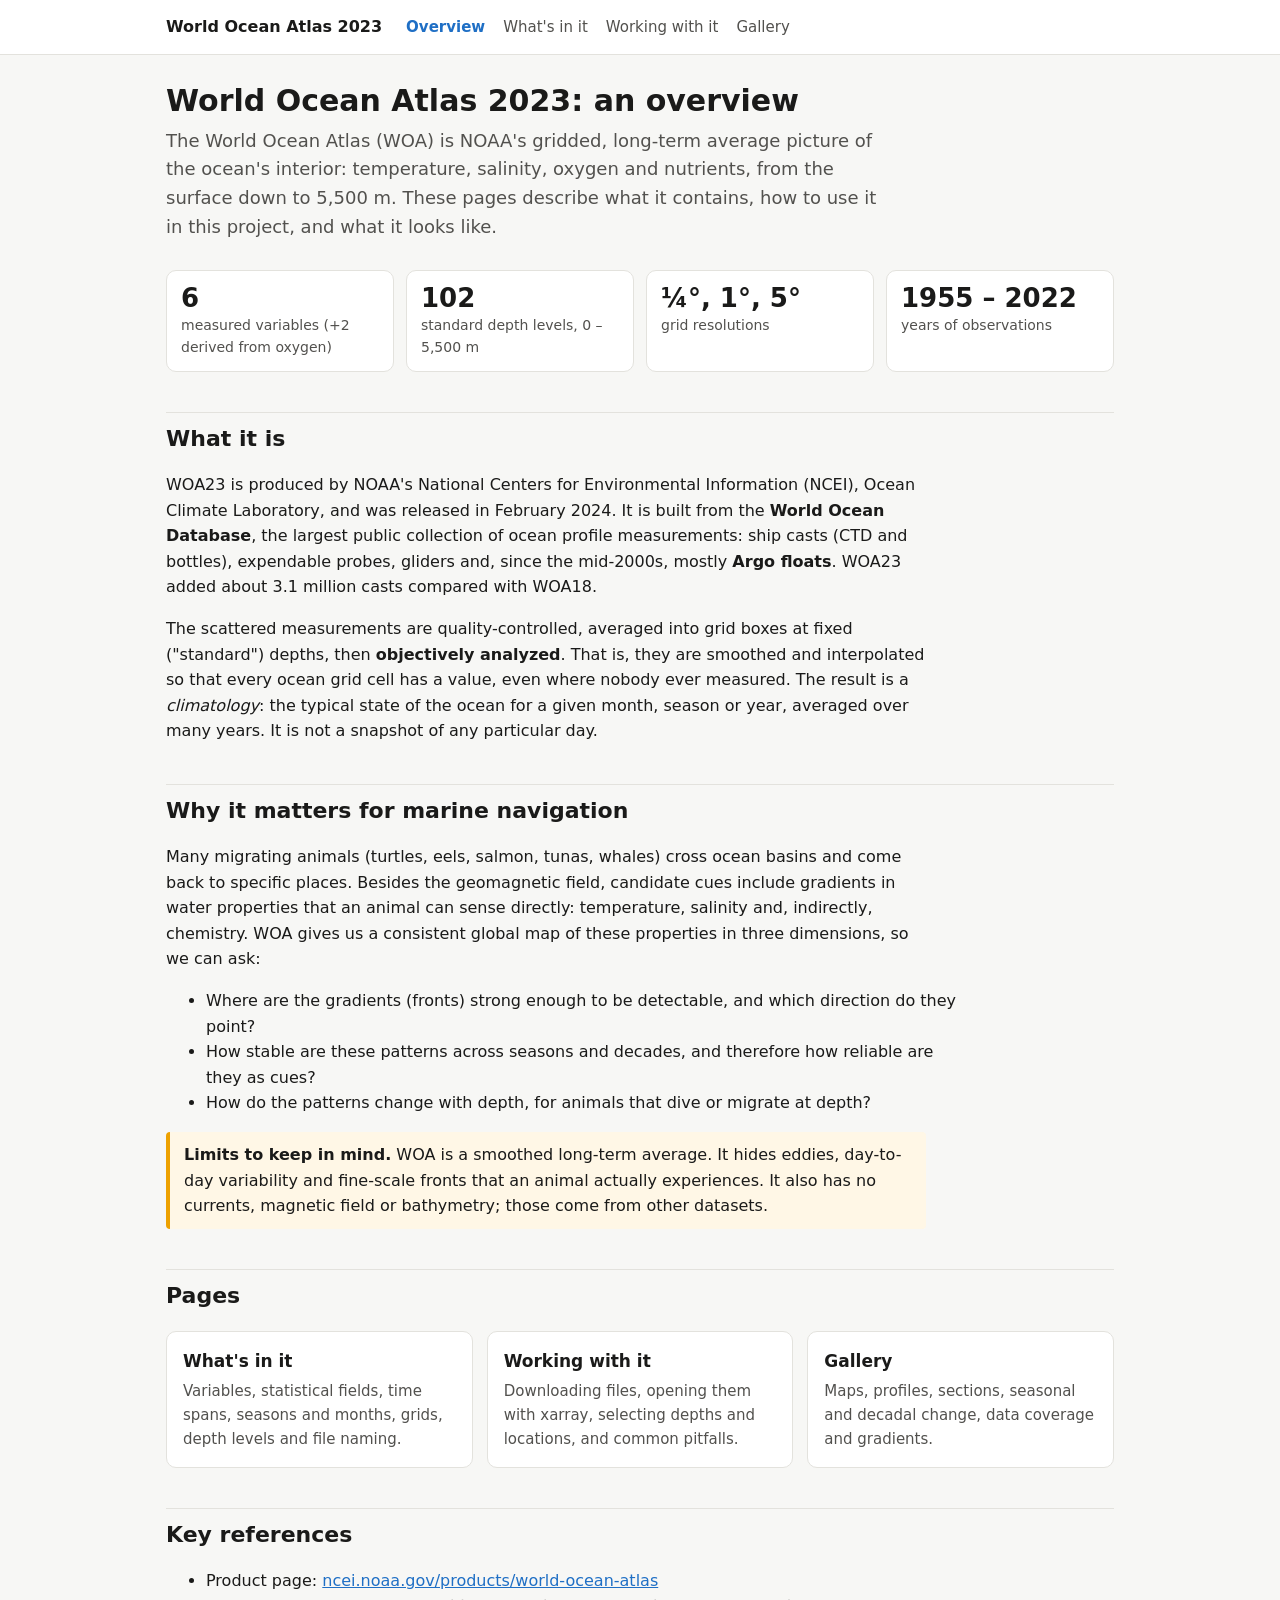
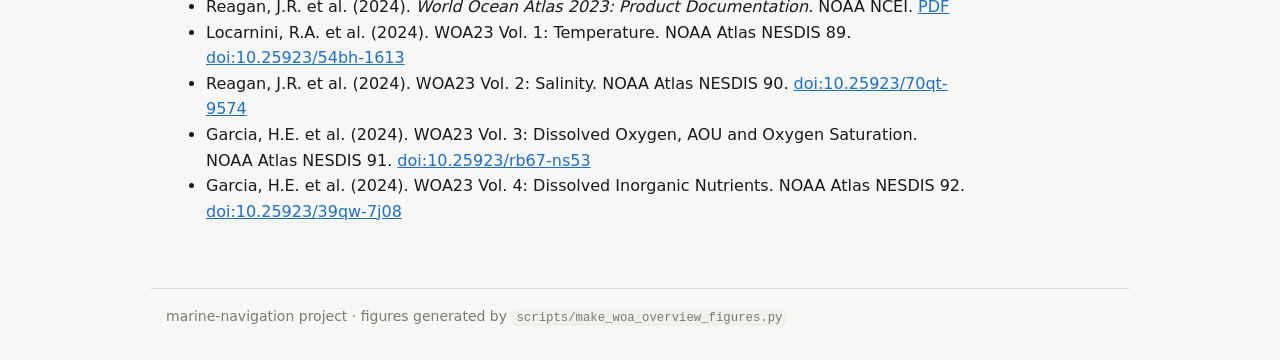
<file: docs/worldoceanatlas/index.html>
<!doctype html>
<html lang="en">
<head>
<meta charset="utf-8">
<meta name="viewport" content="width=device-width, initial-scale=1">
<title>World Ocean Atlas Overview</title>
<link rel="stylesheet" href="style.css">
</head>
<body>
<header class="site"><div class="inner">
  <a class="brand" href="index.html">World Ocean Atlas 2023</a>
  <nav>
    <a href="index.html" aria-current="page">Overview</a>
    <a href="contents.html">What's in it</a>
    <a href="working-with-woa.html">Working with it</a>
    <a href="gallery.html">Gallery</a>
  </nav>
</div></header>

<main>
  <h1>World Ocean Atlas 2023: an overview</h1>
  <p class="lede">The World Ocean Atlas (WOA) is NOAA's gridded, long-term average picture of the
  ocean's interior: temperature, salinity, oxygen and nutrients, from the surface down to 5,500 m.
  These pages describe what it contains, how to use it in this project, and what it looks like.</p>

  <div class="stats">
    <div class="stat"><div class="num">6</div><div class="lbl">measured variables (+2 derived from oxygen)</div></div>
    <div class="stat"><div class="num">102</div><div class="lbl">standard depth levels, 0 – 5,500 m</div></div>
    <div class="stat"><div class="num">¼°, 1°, 5°</div><div class="lbl">grid resolutions</div></div>
    <div class="stat"><div class="num">1955 – 2022</div><div class="lbl">years of observations</div></div>
  </div>

  <h2>What it is</h2>
  <p>WOA23 is produced by NOAA's National Centers for Environmental Information (NCEI), Ocean Climate
  Laboratory, and was released in February 2024. It is built from the <strong>World Ocean Database</strong>,
  the largest public collection of ocean profile measurements: ship casts (CTD and bottles), expendable
  probes, gliders and, since the mid-2000s, mostly <strong>Argo floats</strong>. WOA23 added about 3.1 million
  casts compared with WOA18.</p>
  <p>The scattered measurements are quality-controlled, averaged into grid boxes at fixed
  ("standard") depths, then <strong>objectively analyzed</strong>. That is, they are smoothed and interpolated
  so that every ocean grid cell has a value, even where nobody ever measured. The result is a
  <em>climatology</em>: the typical state of the ocean for a given month, season or year, averaged over many years.
  It is not a snapshot of any particular day.</p>

  <h2>Why it matters for marine navigation</h2>
  <p>Many migrating animals (turtles, eels, salmon, tunas, whales) cross ocean basins and come back to
  specific places. Besides the geomagnetic field, candidate cues include gradients in water properties
  that an animal can sense directly: temperature, salinity and, indirectly, chemistry. WOA gives us
  a consistent global map of these properties in three dimensions, so we can ask:</p>
  <ul>
    <li>Where are the gradients (fronts) strong enough to be detectable, and which direction do they point?</li>
    <li>How stable are these patterns across seasons and decades, and therefore how reliable are they as cues?</li>
    <li>How do the patterns change with depth, for animals that dive or migrate at depth?</li>
  </ul>
  <div class="note"><strong>Limits to keep in mind.</strong> WOA is a smoothed long-term average. It hides
  eddies, day-to-day variability and fine-scale fronts that an animal actually experiences. It also has no
  currents, magnetic field or bathymetry; those come from other datasets.</div>

  <h2>Pages</h2>
  <div class="cards">
    <a class="card" href="contents.html"><h3>What's in it</h3><p>Variables, statistical fields, time spans, seasons and months, grids, depth levels and file naming.</p></a>
    <a class="card" href="working-with-woa.html"><h3>Working with it</h3><p>Downloading files, opening them with xarray, selecting depths and locations, and common pitfalls.</p></a>
    <a class="card" href="gallery.html"><h3>Gallery</h3><p>Maps, profiles, sections, seasonal and decadal change, data coverage and gradients.</p></a>
  </div>

  <h2 id="key-references">Key references</h2>
  <ul>
    <li>Product page: <a href="https://www.ncei.noaa.gov/products/world-ocean-atlas">ncei.noaa.gov/products/world-ocean-atlas</a></li>
    <li>Reagan, J.R. et al. (2024). <em>World Ocean Atlas 2023: Product Documentation.</em> NOAA NCEI.
      <a href="https://www.ncei.noaa.gov/data/oceans/woa/WOA23/DOCUMENTATION/WOA23_Product_Documentation.pdf">PDF</a></li>
    <li>Locarnini, R.A. et al. (2024). WOA23 Vol. 1: Temperature. NOAA Atlas NESDIS 89. <a href="https://doi.org/10.25923/54bh-1613">doi:10.25923/54bh-1613</a></li>
    <li>Reagan, J.R. et al. (2024). WOA23 Vol. 2: Salinity. NOAA Atlas NESDIS 90. <a href="https://doi.org/10.25923/70qt-9574">doi:10.25923/70qt-9574</a></li>
    <li>Garcia, H.E. et al. (2024). WOA23 Vol. 3: Dissolved Oxygen, AOU and Oxygen Saturation. NOAA Atlas NESDIS 91. <a href="https://doi.org/10.25923/rb67-ns53">doi:10.25923/rb67-ns53</a></li>
    <li>Garcia, H.E. et al. (2024). WOA23 Vol. 4: Dissolved Inorganic Nutrients. NOAA Atlas NESDIS 92. <a href="https://doi.org/10.25923/39qw-7j08">doi:10.25923/39qw-7j08</a></li>
  </ul>
</main>
<footer>marine-navigation project · figures generated by <code>scripts/make_woa_overview_figures.py</code></footer>
</body>
</html>
</file>
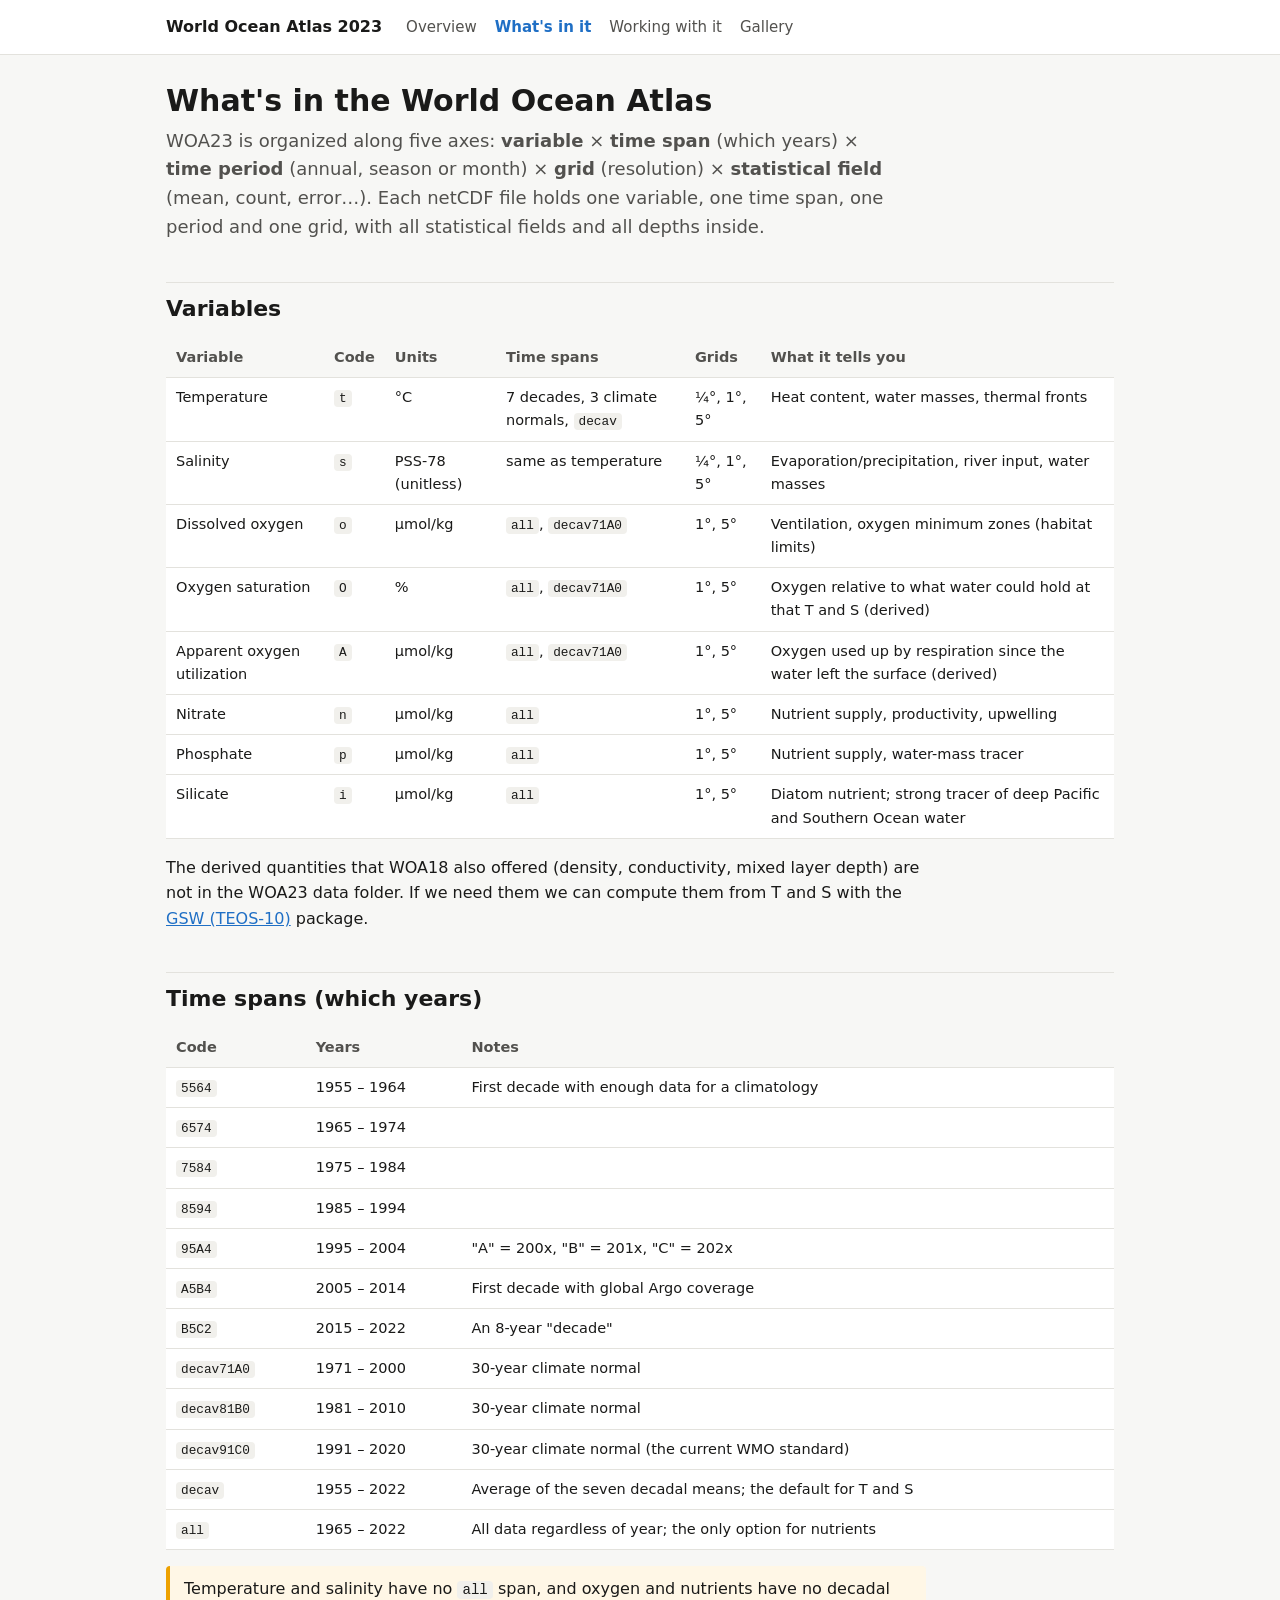
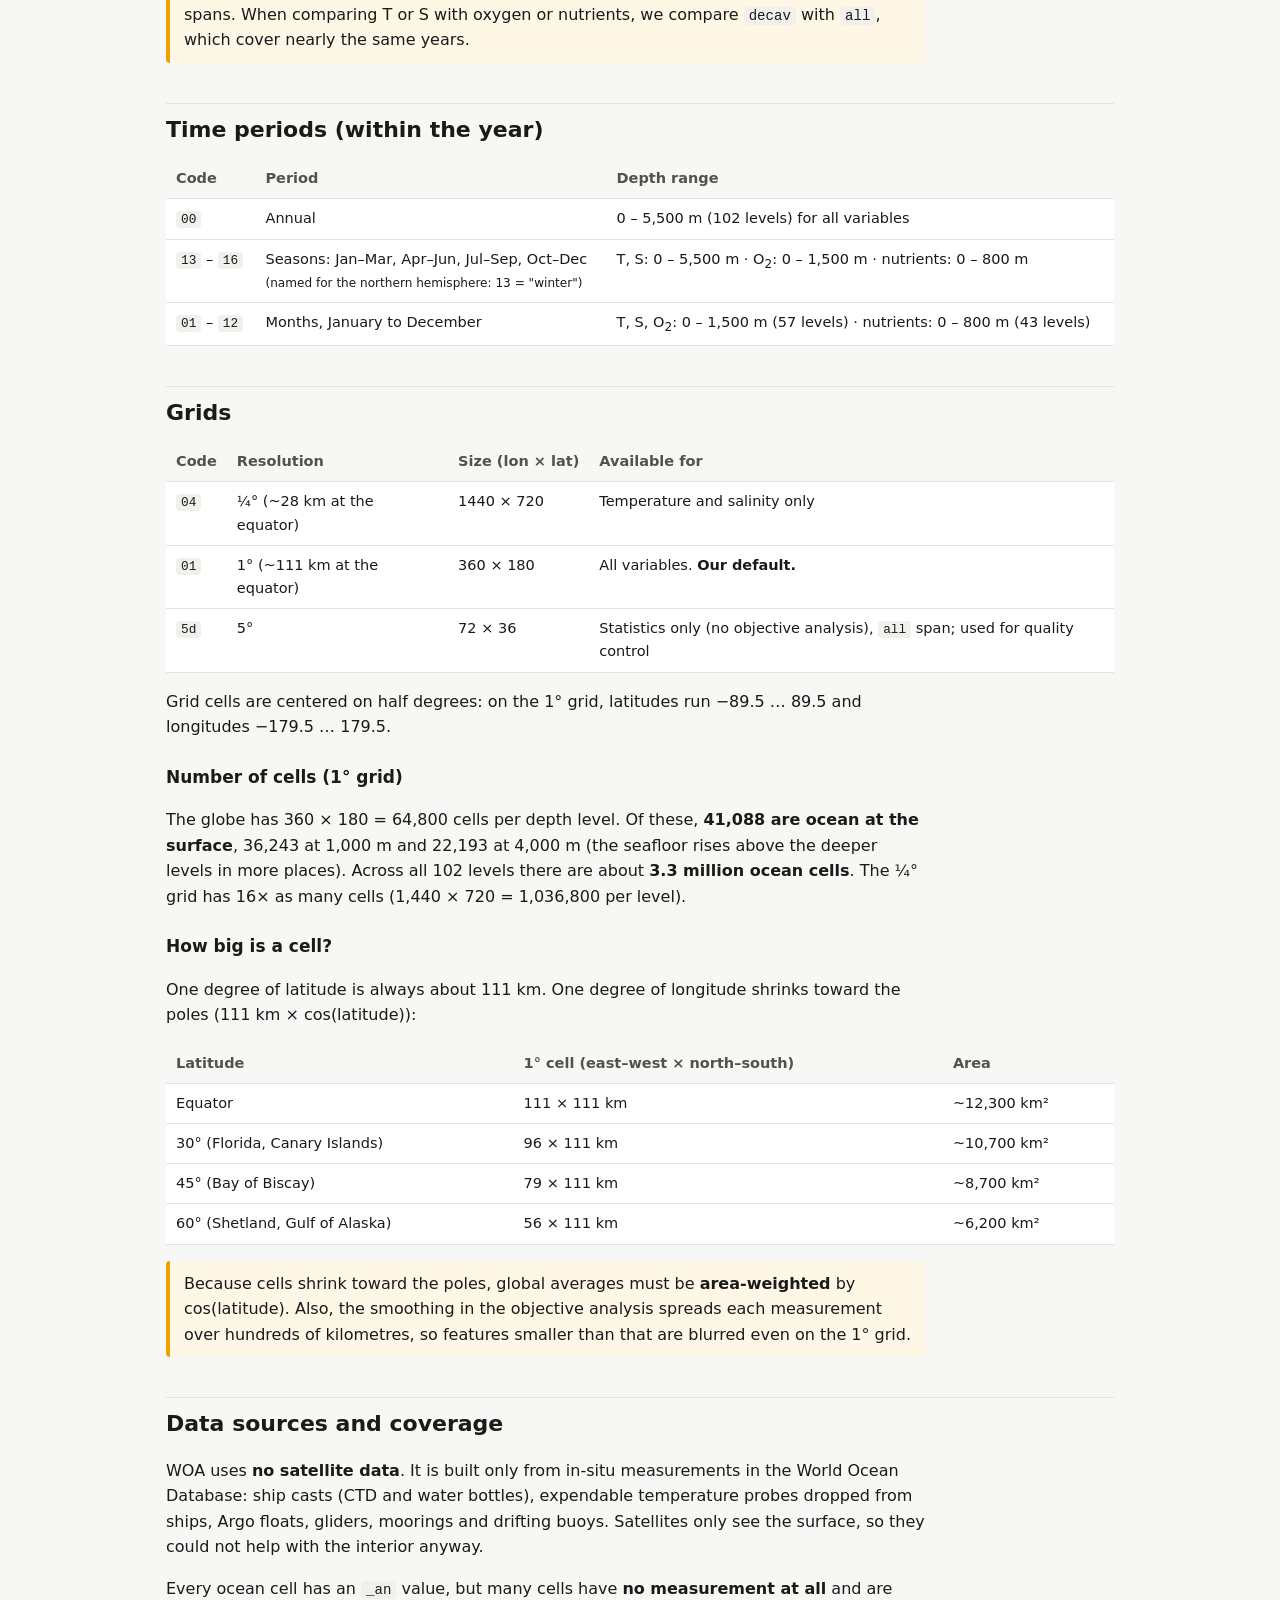
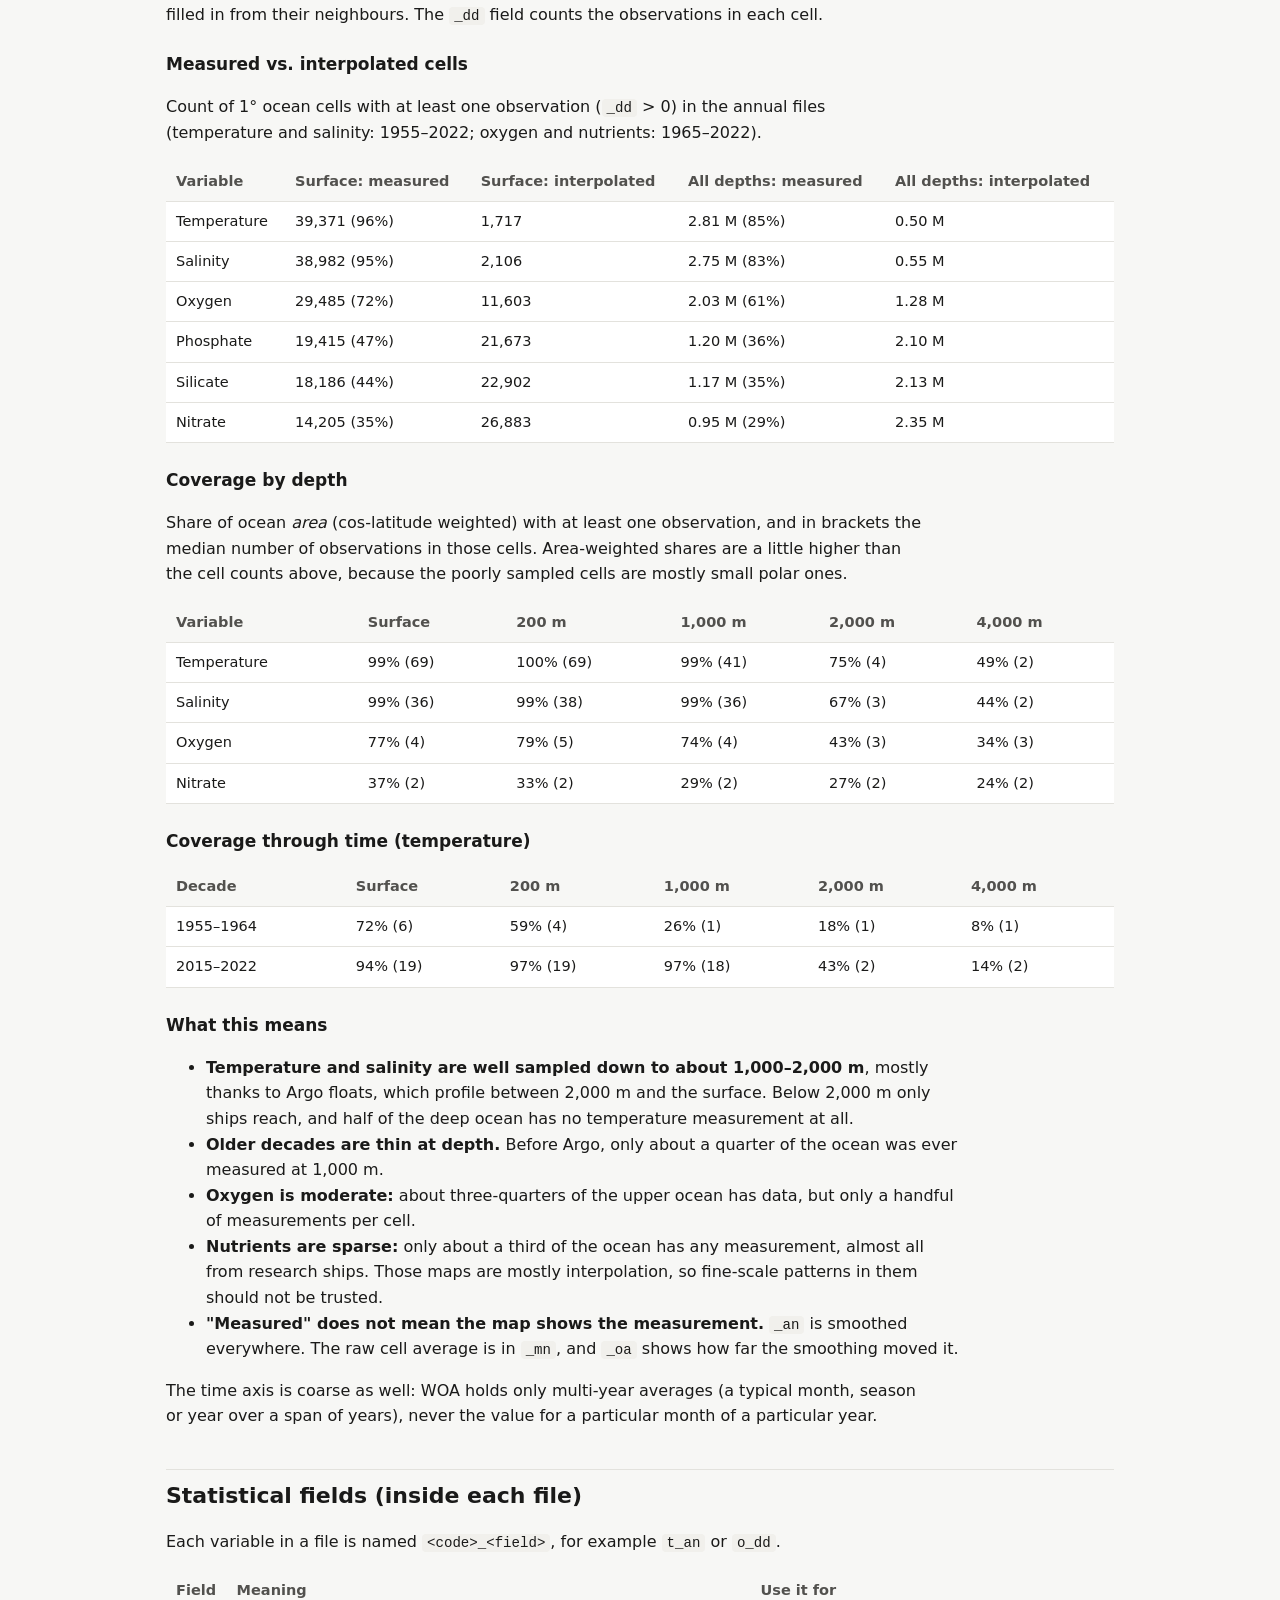
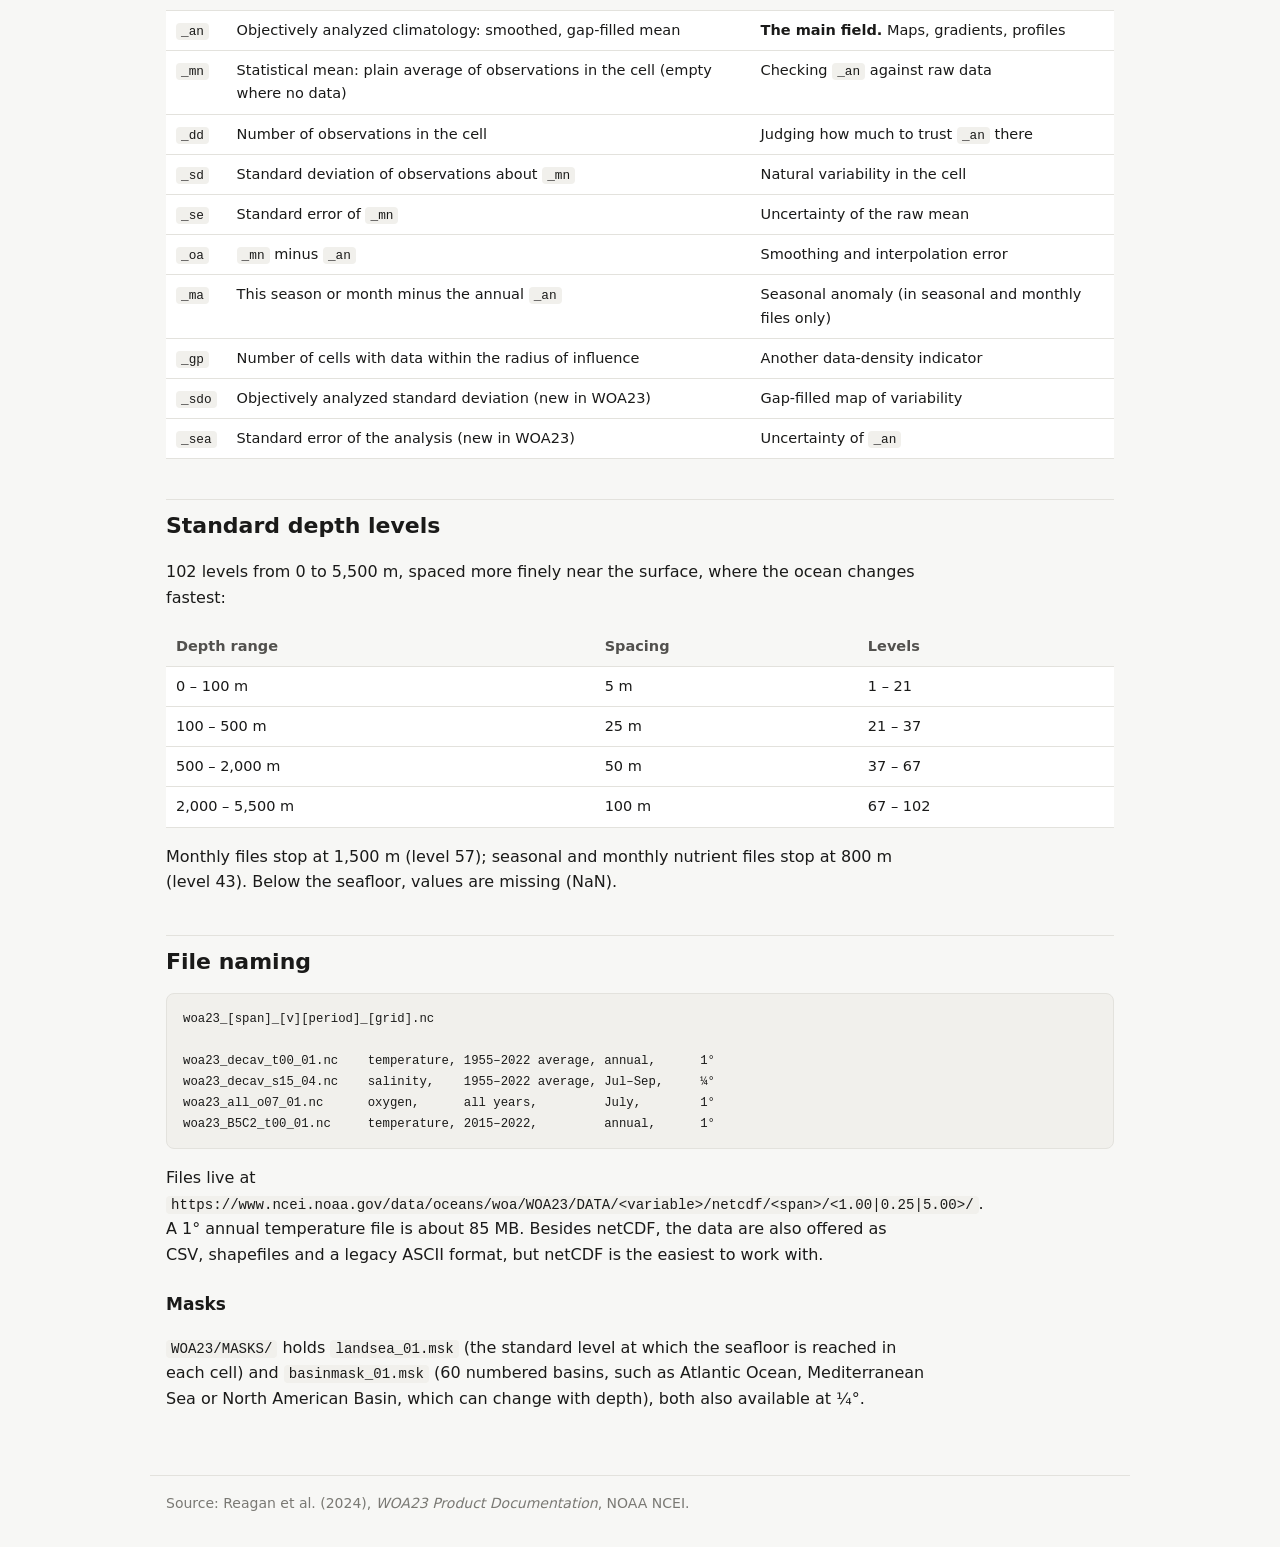
<file: docs/worldoceanatlas/contents.html>
<!doctype html>
<html lang="en">
<head>
<meta charset="utf-8">
<meta name="viewport" content="width=device-width, initial-scale=1">
<title>WOA23 Contents</title>
<link rel="stylesheet" href="style.css">
</head>
<body>
<header class="site"><div class="inner">
  <a class="brand" href="index.html">World Ocean Atlas 2023</a>
  <nav>
    <a href="index.html">Overview</a>
    <a href="contents.html" aria-current="page">What's in it</a>
    <a href="working-with-woa.html">Working with it</a>
    <a href="gallery.html">Gallery</a>
  </nav>
</div></header>

<main>
  <h1>What's in the World Ocean Atlas</h1>
  <p class="lede">WOA23 is organized along five axes: <strong>variable</strong> × <strong>time span</strong>
  (which years) × <strong>time period</strong> (annual, season or month) × <strong>grid</strong>
  (resolution) × <strong>statistical field</strong> (mean, count, error…). Each netCDF file holds one
  variable, one time span, one period and one grid, with all statistical fields and all depths inside.</p>

  <h2>Variables</h2>
  <div class="table-wrap"><table>
    <thead><tr><th>Variable</th><th>Code</th><th>Units</th><th>Time spans</th><th>Grids</th><th>What it tells you</th></tr></thead>
    <tbody>
      <tr><td>Temperature</td><td><code>t</code></td><td>°C</td><td>7 decades, 3 climate normals, <code>decav</code></td><td>¼°, 1°, 5°</td><td>Heat content, water masses, thermal fronts</td></tr>
      <tr><td>Salinity</td><td><code>s</code></td><td>PSS-78 (unitless)</td><td>same as temperature</td><td>¼°, 1°, 5°</td><td>Evaporation/precipitation, river input, water masses</td></tr>
      <tr><td>Dissolved oxygen</td><td><code>o</code></td><td>µmol/kg</td><td><code>all</code>, <code>decav71A0</code></td><td>1°, 5°</td><td>Ventilation, oxygen minimum zones (habitat limits)</td></tr>
      <tr><td>Oxygen saturation</td><td><code>O</code></td><td>%</td><td><code>all</code>, <code>decav71A0</code></td><td>1°, 5°</td><td>Oxygen relative to what water could hold at that T and S (derived)</td></tr>
      <tr><td>Apparent oxygen utilization</td><td><code>A</code></td><td>µmol/kg</td><td><code>all</code>, <code>decav71A0</code></td><td>1°, 5°</td><td>Oxygen used up by respiration since the water left the surface (derived)</td></tr>
      <tr><td>Nitrate</td><td><code>n</code></td><td>µmol/kg</td><td><code>all</code></td><td>1°, 5°</td><td>Nutrient supply, productivity, upwelling</td></tr>
      <tr><td>Phosphate</td><td><code>p</code></td><td>µmol/kg</td><td><code>all</code></td><td>1°, 5°</td><td>Nutrient supply, water-mass tracer</td></tr>
      <tr><td>Silicate</td><td><code>i</code></td><td>µmol/kg</td><td><code>all</code></td><td>1°, 5°</td><td>Diatom nutrient; strong tracer of deep Pacific and Southern Ocean water</td></tr>
    </tbody>
  </table></div>
  <p>The derived quantities that WOA18 also offered (density, conductivity, mixed layer depth) are not
  in the WOA23 data folder. If we need them we can compute them from T and S with the
  <a href="https://teos-10.github.io/GSW-Python/">GSW (TEOS-10)</a> package.</p>

  <h2>Time spans (which years)</h2>
  <div class="table-wrap"><table>
    <thead><tr><th>Code</th><th>Years</th><th>Notes</th></tr></thead>
    <tbody>
      <tr><td><code>5564</code></td><td>1955 – 1964</td><td>First decade with enough data for a climatology</td></tr>
      <tr><td><code>6574</code></td><td>1965 – 1974</td><td></td></tr>
      <tr><td><code>7584</code></td><td>1975 – 1984</td><td></td></tr>
      <tr><td><code>8594</code></td><td>1985 – 1994</td><td></td></tr>
      <tr><td><code>95A4</code></td><td>1995 – 2004</td><td>"A" = 200x, "B" = 201x, "C" = 202x</td></tr>
      <tr><td><code>A5B4</code></td><td>2005 – 2014</td><td>First decade with global Argo coverage</td></tr>
      <tr><td><code>B5C2</code></td><td>2015 – 2022</td><td>An 8-year "decade"</td></tr>
      <tr><td><code>decav71A0</code></td><td>1971 – 2000</td><td>30-year climate normal</td></tr>
      <tr><td><code>decav81B0</code></td><td>1981 – 2010</td><td>30-year climate normal</td></tr>
      <tr><td><code>decav91C0</code></td><td>1991 – 2020</td><td>30-year climate normal (the current WMO standard)</td></tr>
      <tr><td><code>decav</code></td><td>1955 – 2022</td><td>Average of the seven decadal means; the default for T and S</td></tr>
      <tr><td><code>all</code></td><td>1965 – 2022</td><td>All data regardless of year; the only option for nutrients</td></tr>
    </tbody>
  </table></div>
  <div class="note">Temperature and salinity have no <code>all</code> span, and oxygen and nutrients have
  no decadal spans. When comparing T or S with oxygen or nutrients, we compare <code>decav</code> with
  <code>all</code>, which cover nearly the same years.</div>

  <h2>Time periods (within the year)</h2>
  <div class="table-wrap"><table>
    <thead><tr><th>Code</th><th>Period</th><th>Depth range</th></tr></thead>
    <tbody>
      <tr><td><code>00</code></td><td>Annual</td><td>0 – 5,500 m (102 levels) for all variables</td></tr>
      <tr><td><code>13</code> – <code>16</code></td><td>Seasons: Jan–Mar, Apr–Jun, Jul–Sep, Oct–Dec<br><small>(named for the northern hemisphere: 13 = "winter")</small></td><td>T, S: 0 – 5,500 m · O<sub>2</sub>: 0 – 1,500 m · nutrients: 0 – 800 m</td></tr>
      <tr><td><code>01</code> – <code>12</code></td><td>Months, January to December</td><td>T, S, O<sub>2</sub>: 0 – 1,500 m (57 levels) · nutrients: 0 – 800 m (43 levels)</td></tr>
    </tbody>
  </table></div>

  <h2>Grids</h2>
  <div class="table-wrap"><table>
    <thead><tr><th>Code</th><th>Resolution</th><th>Size (lon × lat)</th><th>Available for</th></tr></thead>
    <tbody>
      <tr><td><code>04</code></td><td>¼° (~28 km at the equator)</td><td>1440 × 720</td><td>Temperature and salinity only</td></tr>
      <tr><td><code>01</code></td><td>1° (~111 km at the equator)</td><td>360 × 180</td><td>All variables. <strong>Our default.</strong></td></tr>
      <tr><td><code>5d</code></td><td>5°</td><td>72 × 36</td><td>Statistics only (no objective analysis), <code>all</code> span; used for quality control</td></tr>
    </tbody>
  </table></div>
  <p>Grid cells are centered on half degrees: on the 1° grid, latitudes run −89.5 … 89.5 and
  longitudes −179.5 … 179.5.</p>

  <h3>Number of cells (1° grid)</h3>
  <p>The globe has 360 × 180 = 64,800 cells per depth level. Of these, <strong>41,088 are ocean at the
  surface</strong>, 36,243 at 1,000 m and 22,193 at 4,000 m (the seafloor rises above the deeper levels in
  more places). Across all 102 levels there are about <strong>3.3 million ocean cells</strong>.
  The ¼° grid has 16× as many cells (1,440 × 720 = 1,036,800 per level).</p>

  <h3>How big is a cell?</h3>
  <p>One degree of latitude is always about 111 km. One degree of longitude shrinks toward the poles
  (111 km × cos(latitude)):</p>
  <div class="table-wrap"><table>
    <thead><tr><th>Latitude</th><th>1° cell (east–west × north–south)</th><th>Area</th></tr></thead>
    <tbody>
      <tr><td>Equator</td><td>111 × 111 km</td><td>~12,300 km²</td></tr>
      <tr><td>30° (Florida, Canary Islands)</td><td>96 × 111 km</td><td>~10,700 km²</td></tr>
      <tr><td>45° (Bay of Biscay)</td><td>79 × 111 km</td><td>~8,700 km²</td></tr>
      <tr><td>60° (Shetland, Gulf of Alaska)</td><td>56 × 111 km</td><td>~6,200 km²</td></tr>
    </tbody>
  </table></div>
  <div class="note">Because cells shrink toward the poles, global averages must be <strong>area-weighted</strong>
  by cos(latitude). Also, the smoothing in the objective analysis spreads each measurement over hundreds of
  kilometres, so features smaller than that are blurred even on the 1° grid.</div>

  <h2 id="coverage">Data sources and coverage</h2>
  <p>WOA uses <strong>no satellite data</strong>. It is built only from in-situ measurements in the
  World Ocean Database: ship casts (CTD and water bottles), expendable temperature probes dropped from
  ships, Argo floats, gliders, moorings and drifting buoys. Satellites only see the surface, so they could
  not help with the interior anyway.</p>
  <p>Every ocean cell has an <code>_an</code> value, but many cells have <strong>no measurement at all</strong>
  and are filled in from their neighbours. The <code>_dd</code> field counts the observations in each cell.</p>

  <h3>Measured vs. interpolated cells</h3>
  <p>Count of 1° ocean cells with at least one observation (<code>_dd</code> &gt; 0) in the annual files
  (temperature and salinity: 1955–2022; oxygen and nutrients: 1965–2022).</p>
  <div class="table-wrap"><table>
    <thead><tr><th>Variable</th><th>Surface: measured</th><th>Surface: interpolated</th><th>All depths: measured</th><th>All depths: interpolated</th></tr></thead>
    <tbody>
      <tr><td>Temperature</td><td>39,371 (96%)</td><td>1,717</td><td>2.81 M (85%)</td><td>0.50 M</td></tr>
      <tr><td>Salinity</td><td>38,982 (95%)</td><td>2,106</td><td>2.75 M (83%)</td><td>0.55 M</td></tr>
      <tr><td>Oxygen</td><td>29,485 (72%)</td><td>11,603</td><td>2.03 M (61%)</td><td>1.28 M</td></tr>
      <tr><td>Phosphate</td><td>19,415 (47%)</td><td>21,673</td><td>1.20 M (36%)</td><td>2.10 M</td></tr>
      <tr><td>Silicate</td><td>18,186 (44%)</td><td>22,902</td><td>1.17 M (35%)</td><td>2.13 M</td></tr>
      <tr><td>Nitrate</td><td>14,205 (35%)</td><td>26,883</td><td>0.95 M (29%)</td><td>2.35 M</td></tr>
    </tbody>
  </table></div>

  <h3>Coverage by depth</h3>
  <p>Share of ocean <em>area</em> (cos-latitude weighted) with at least one observation, and in brackets the median
  number of observations in those cells. Area-weighted shares are a little higher than the cell counts above,
  because the poorly sampled cells are mostly small polar ones.</p>
  <div class="table-wrap"><table>
    <thead><tr><th>Variable</th><th>Surface</th><th>200 m</th><th>1,000 m</th><th>2,000 m</th><th>4,000 m</th></tr></thead>
    <tbody>
      <tr><td>Temperature</td><td>99% (69)</td><td>100% (69)</td><td>99% (41)</td><td>75% (4)</td><td>49% (2)</td></tr>
      <tr><td>Salinity</td><td>99% (36)</td><td>99% (38)</td><td>99% (36)</td><td>67% (3)</td><td>44% (2)</td></tr>
      <tr><td>Oxygen</td><td>77% (4)</td><td>79% (5)</td><td>74% (4)</td><td>43% (3)</td><td>34% (3)</td></tr>
      <tr><td>Nitrate</td><td>37% (2)</td><td>33% (2)</td><td>29% (2)</td><td>27% (2)</td><td>24% (2)</td></tr>
    </tbody>
  </table></div>

  <h3>Coverage through time (temperature)</h3>
  <div class="table-wrap"><table>
    <thead><tr><th>Decade</th><th>Surface</th><th>200 m</th><th>1,000 m</th><th>2,000 m</th><th>4,000 m</th></tr></thead>
    <tbody>
      <tr><td>1955–1964</td><td>72% (6)</td><td>59% (4)</td><td>26% (1)</td><td>18% (1)</td><td>8% (1)</td></tr>
      <tr><td>2015–2022</td><td>94% (19)</td><td>97% (19)</td><td>97% (18)</td><td>43% (2)</td><td>14% (2)</td></tr>
    </tbody>
  </table></div>

  <h3>What this means</h3>
  <ul>
    <li><strong>Temperature and salinity are well sampled down to about 1,000–2,000 m</strong>, mostly thanks to
      Argo floats, which profile between 2,000 m and the surface. Below 2,000 m only ships reach, and half of the
      deep ocean has no temperature measurement at all.</li>
    <li><strong>Older decades are thin at depth.</strong> Before Argo, only about a quarter of the ocean was ever measured at 1,000 m.</li>
    <li><strong>Oxygen is moderate:</strong> about three-quarters of the upper ocean has data, but only a handful of measurements per cell.</li>
    <li><strong>Nutrients are sparse:</strong> only about a third of the ocean has any measurement, almost all from research
      ships. Those maps are mostly interpolation, so fine-scale patterns in them should not be trusted.</li>
    <li><strong>"Measured" does not mean the map shows the measurement.</strong> <code>_an</code> is smoothed everywhere.
      The raw cell average is in <code>_mn</code>, and <code>_oa</code> shows how far the smoothing moved it.</li>
  </ul>
  <p>The time axis is coarse as well: WOA holds only multi-year averages (a typical month, season or year over a span of
  years), never the value for a particular month of a particular year.</p>

  <h2>Statistical fields (inside each file)</h2>
  <p>Each variable in a file is named <code>&lt;code&gt;_&lt;field&gt;</code>, for example <code>t_an</code> or <code>o_dd</code>.</p>
  <div class="table-wrap"><table>
    <thead><tr><th>Field</th><th>Meaning</th><th>Use it for</th></tr></thead>
    <tbody>
      <tr><td><code>_an</code></td><td>Objectively analyzed climatology: smoothed, gap-filled mean</td><td><strong>The main field.</strong> Maps, gradients, profiles</td></tr>
      <tr><td><code>_mn</code></td><td>Statistical mean: plain average of observations in the cell (empty where no data)</td><td>Checking <code>_an</code> against raw data</td></tr>
      <tr><td><code>_dd</code></td><td>Number of observations in the cell</td><td>Judging how much to trust <code>_an</code> there</td></tr>
      <tr><td><code>_sd</code></td><td>Standard deviation of observations about <code>_mn</code></td><td>Natural variability in the cell</td></tr>
      <tr><td><code>_se</code></td><td>Standard error of <code>_mn</code></td><td>Uncertainty of the raw mean</td></tr>
      <tr><td><code>_oa</code></td><td><code>_mn</code> minus <code>_an</code></td><td>Smoothing and interpolation error</td></tr>
      <tr><td><code>_ma</code></td><td>This season or month minus the annual <code>_an</code></td><td>Seasonal anomaly (in seasonal and monthly files only)</td></tr>
      <tr><td><code>_gp</code></td><td>Number of cells with data within the radius of influence</td><td>Another data-density indicator</td></tr>
      <tr><td><code>_sdo</code></td><td>Objectively analyzed standard deviation (new in WOA23)</td><td>Gap-filled map of variability</td></tr>
      <tr><td><code>_sea</code></td><td>Standard error of the analysis (new in WOA23)</td><td>Uncertainty of <code>_an</code></td></tr>
    </tbody>
  </table></div>

  <h2>Standard depth levels</h2>
  <p>102 levels from 0 to 5,500 m, spaced more finely near the surface, where the ocean changes fastest:</p>
  <div class="table-wrap"><table>
    <thead><tr><th>Depth range</th><th>Spacing</th><th>Levels</th></tr></thead>
    <tbody>
      <tr><td>0 – 100 m</td><td>5 m</td><td>1 – 21</td></tr>
      <tr><td>100 – 500 m</td><td>25 m</td><td>21 – 37</td></tr>
      <tr><td>500 – 2,000 m</td><td>50 m</td><td>37 – 67</td></tr>
      <tr><td>2,000 – 5,500 m</td><td>100 m</td><td>67 – 102</td></tr>
    </tbody>
  </table></div>
  <p>Monthly files stop at 1,500 m (level 57); seasonal and monthly nutrient files stop at 800 m (level 43).
  Below the seafloor, values are missing (NaN).</p>

  <h2>File naming</h2>
<pre><code>woa23_[span]_[v][period]_[grid].nc

woa23_decav_t00_01.nc    temperature, 1955–2022 average, annual,      1°
woa23_decav_s15_04.nc    salinity,    1955–2022 average, Jul–Sep,     ¼°
woa23_all_o07_01.nc      oxygen,      all years,         July,        1°
woa23_B5C2_t00_01.nc     temperature, 2015–2022,         annual,      1°</code></pre>
  <p>Files live at <code>https://www.ncei.noaa.gov/data/oceans/woa/WOA23/DATA/&lt;variable&gt;/netcdf/&lt;span&gt;/&lt;1.00|0.25|5.00&gt;/</code>.
  A 1° annual temperature file is about 85 MB. Besides netCDF, the data are also offered as CSV,
  shapefiles and a legacy ASCII format, but netCDF is the easiest to work with.</p>

  <h3>Masks</h3>
  <p><code>WOA23/MASKS/</code> holds <code>landsea_01.msk</code> (the standard level at which the seafloor
  is reached in each cell) and <code>basinmask_01.msk</code> (60 numbered basins, such as Atlantic Ocean, Mediterranean Sea
  or North American Basin, which can change with depth), both also available at ¼°.</p>
</main>
<footer>Source: Reagan et al. (2024), <em>WOA23 Product Documentation</em>, NOAA NCEI.</footer>
</body>
</html>
</file>
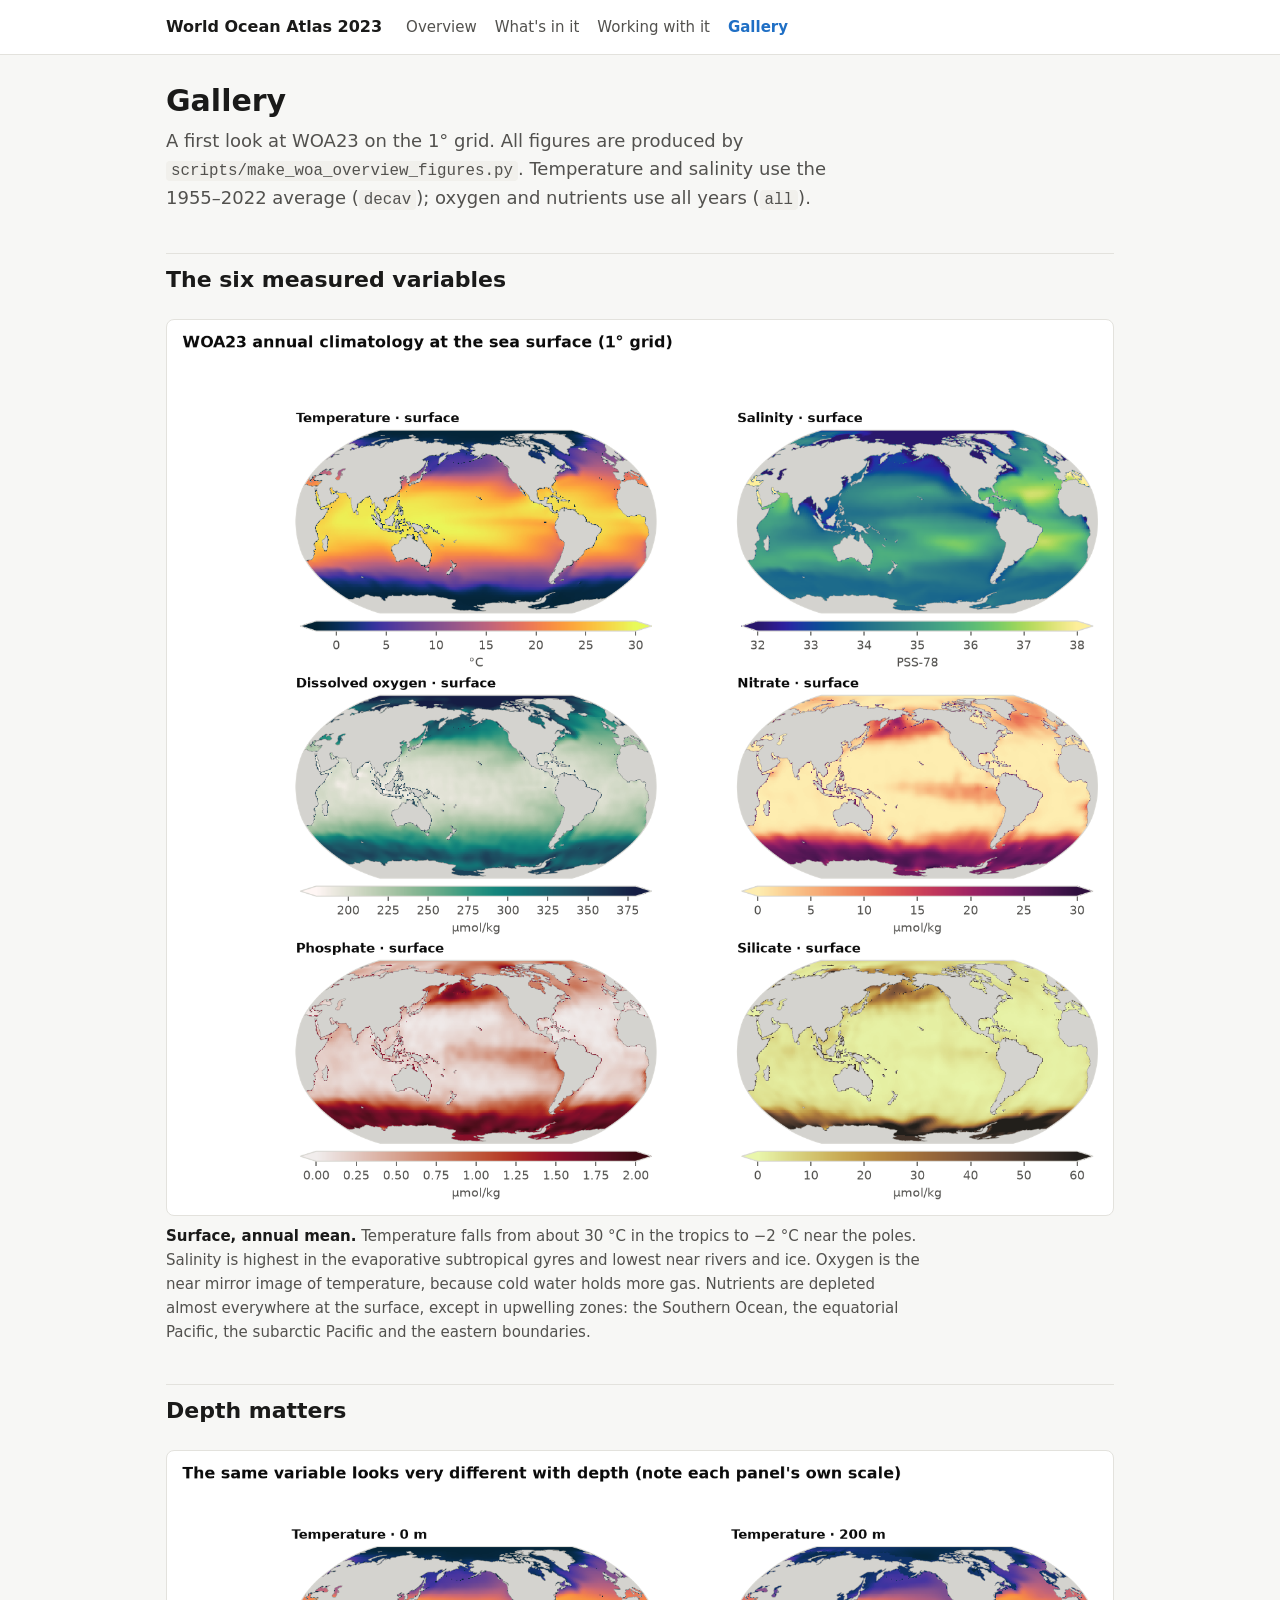
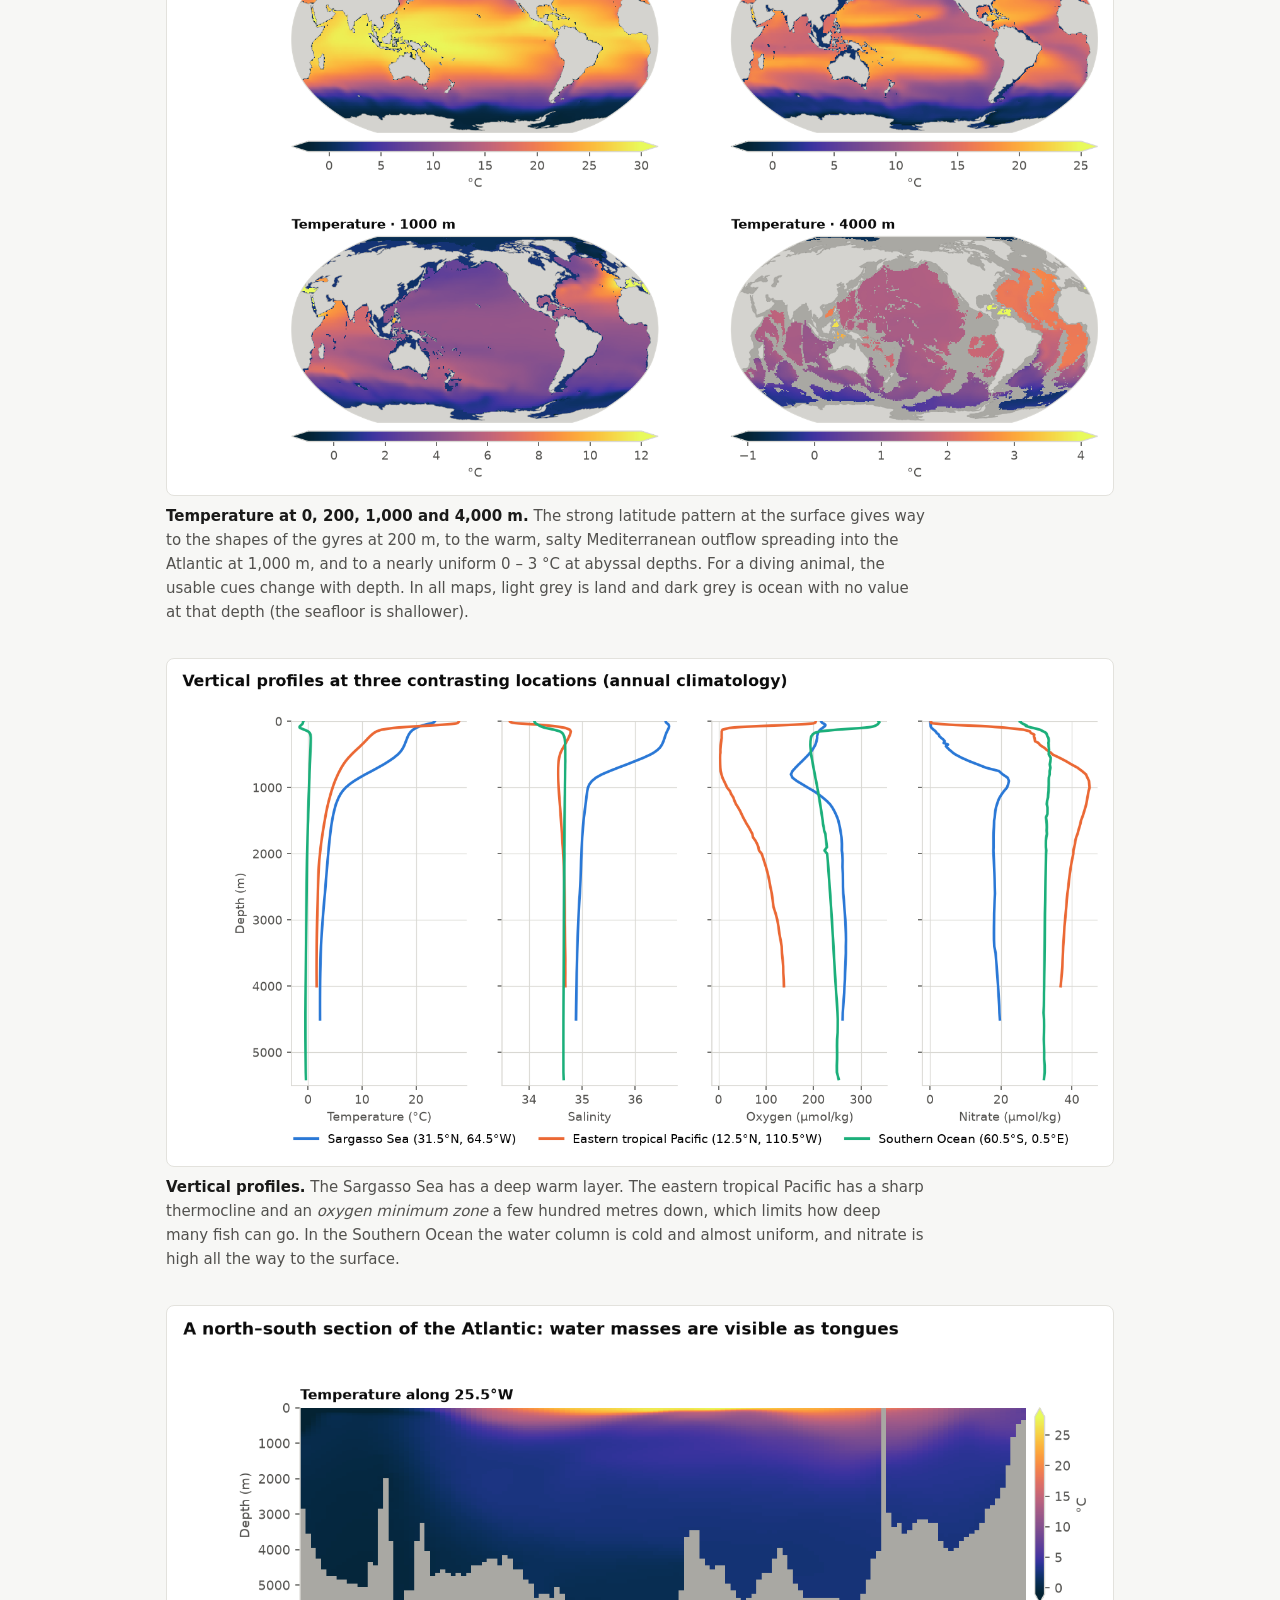
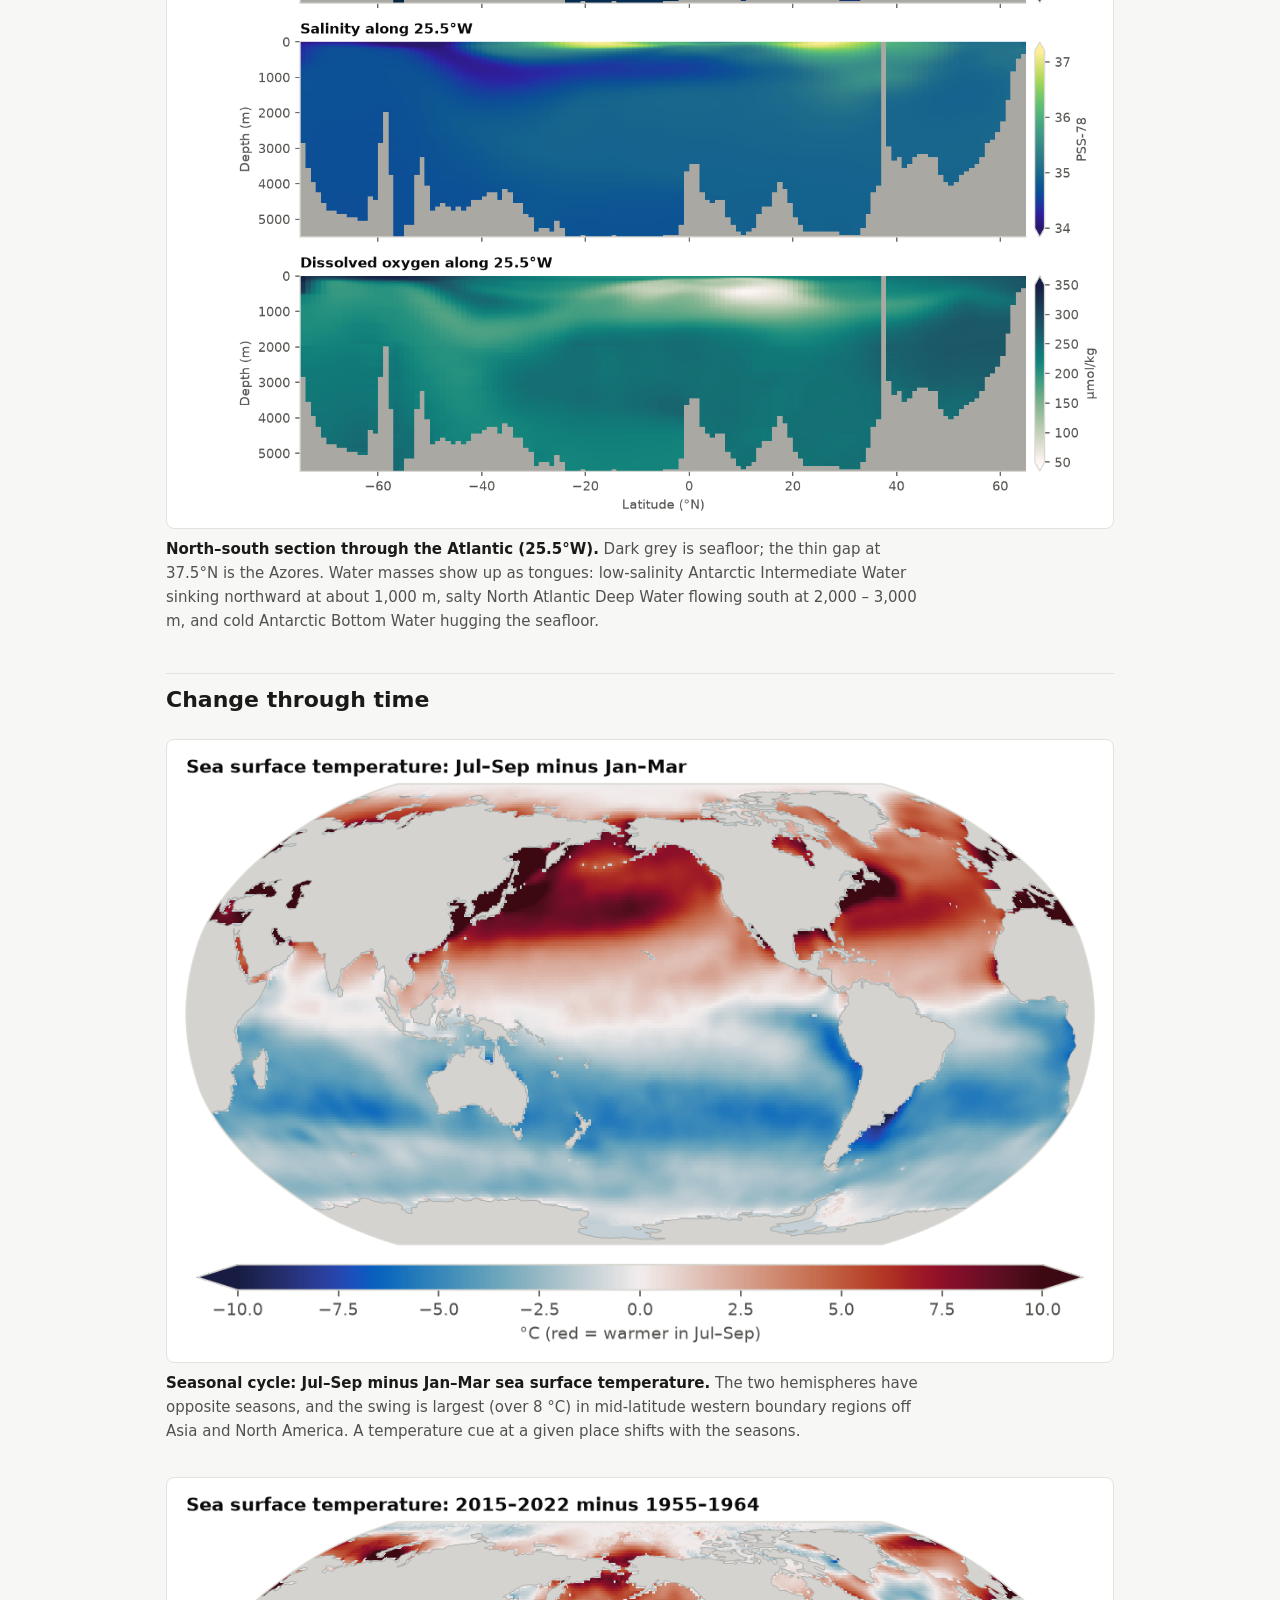
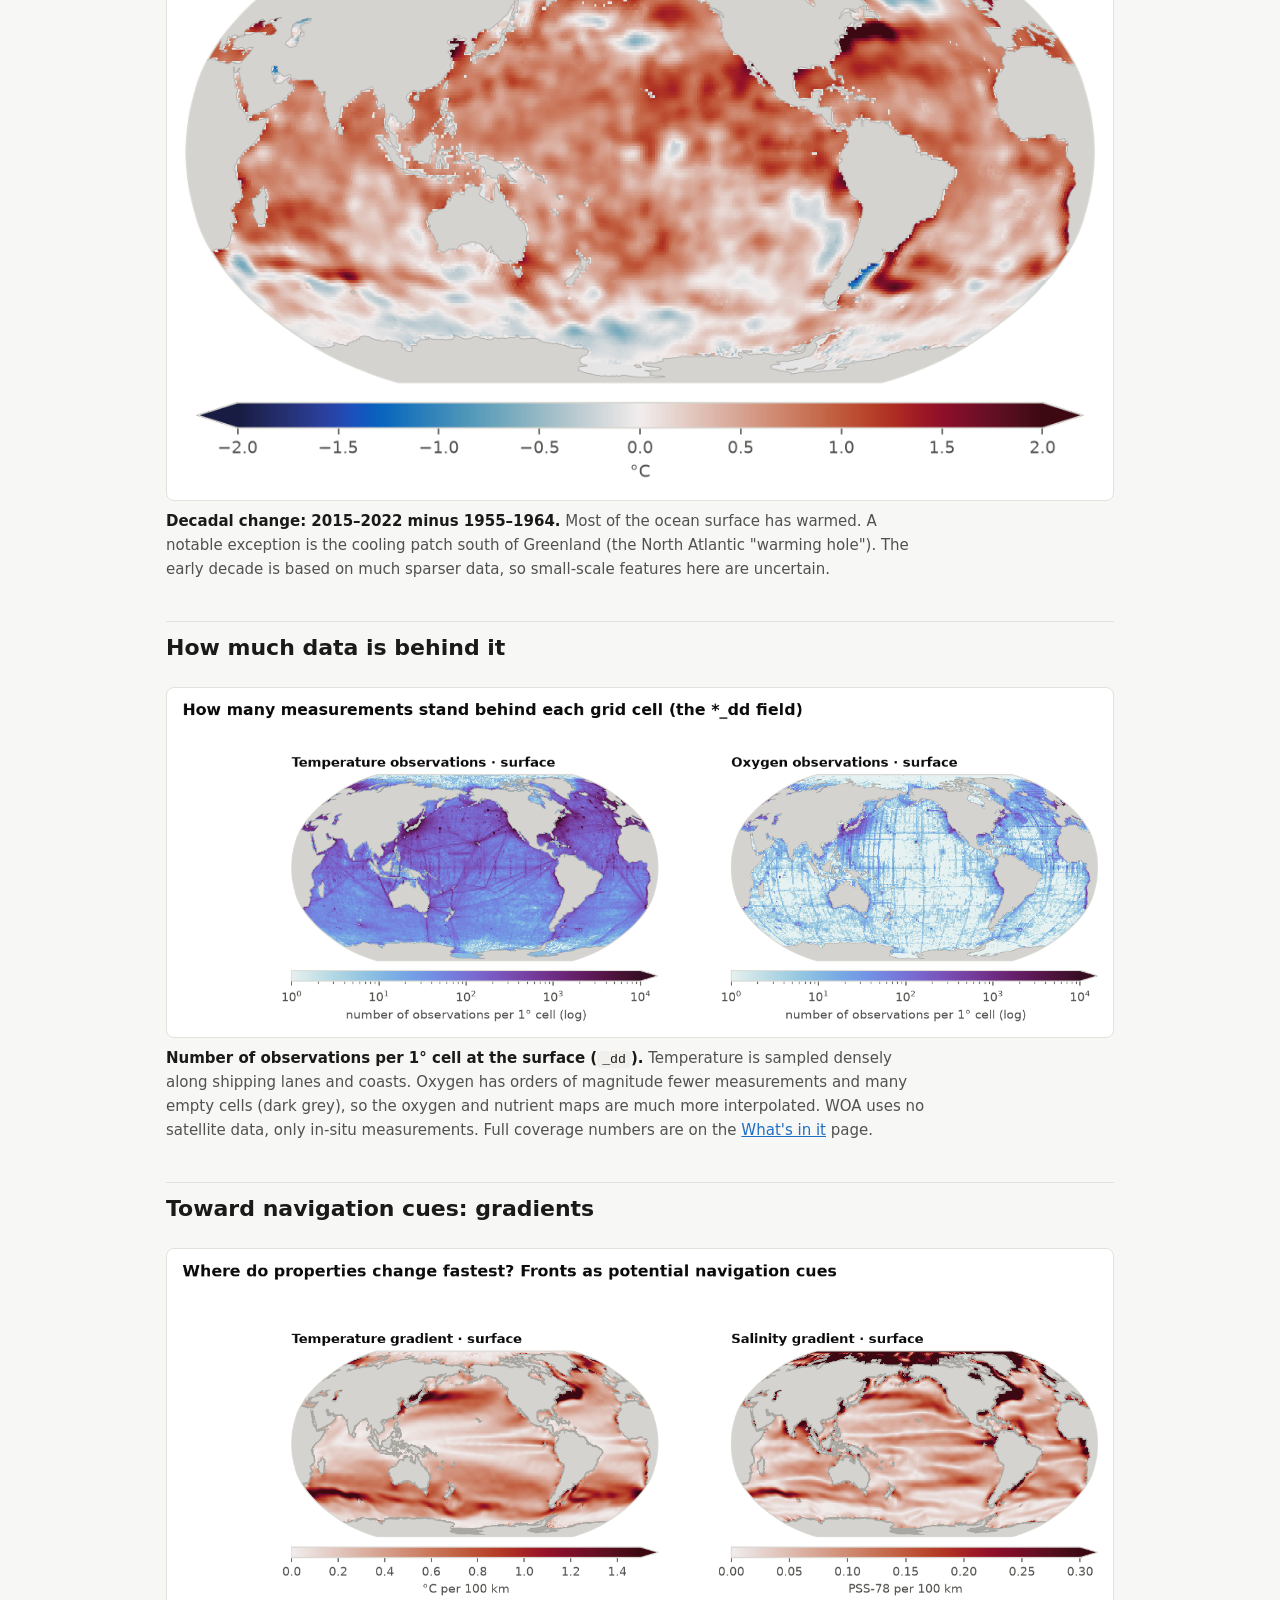
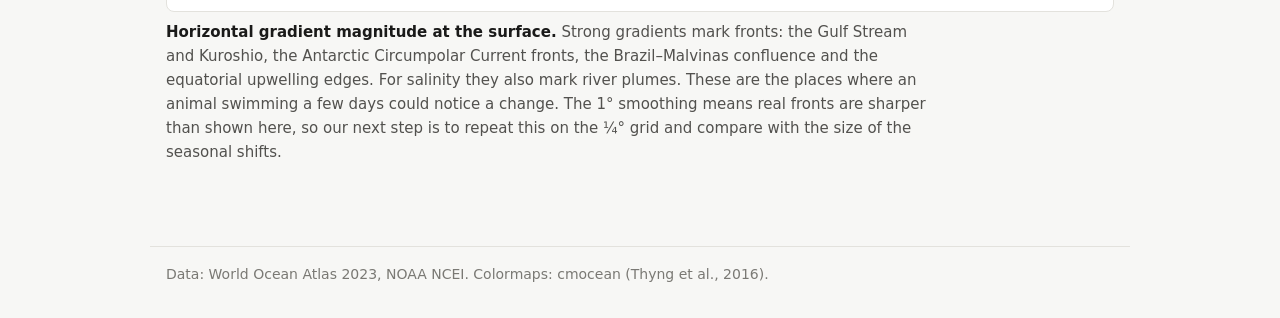
<file: docs/worldoceanatlas/gallery.html>
<!doctype html>
<html lang="en">
<head>
<meta charset="utf-8">
<meta name="viewport" content="width=device-width, initial-scale=1">
<title>WOA23 Gallery</title>
<link rel="stylesheet" href="style.css">
</head>
<body>
<header class="site"><div class="inner">
  <a class="brand" href="index.html">World Ocean Atlas 2023</a>
  <nav>
    <a href="index.html">Overview</a>
    <a href="contents.html">What's in it</a>
    <a href="working-with-woa.html">Working with it</a>
    <a href="gallery.html" aria-current="page">Gallery</a>
  </nav>
</div></header>

<main>
  <h1>Gallery</h1>
  <p class="lede">A first look at WOA23 on the 1° grid. All figures are produced by
  <code>scripts/make_woa_overview_figures.py</code>. Temperature and salinity use the 1955–2022
  average (<code>decav</code>); oxygen and nutrients use all years (<code>all</code>).</p>

  <h2>The six measured variables</h2>
  <figure>
    <img src="figures/surface_variables.png" alt="Six world maps of annual mean surface temperature, salinity, oxygen, nitrate, phosphate and silicate">
    <figcaption><strong>Surface, annual mean.</strong> Temperature falls from about 30 °C in the tropics to −2 °C near
    the poles. Salinity is highest in the evaporative subtropical gyres and lowest near rivers and ice.
    Oxygen is the near mirror image of temperature, because cold water holds more gas. Nutrients are
    depleted almost everywhere at the surface, except in upwelling zones: the Southern Ocean, the equatorial
    Pacific, the subarctic Pacific and the eastern boundaries.</figcaption>
  </figure>

  <h2>Depth matters</h2>
  <figure>
    <img src="figures/temperature_depths.png" alt="Four world maps of temperature at 0, 200, 1000 and 4000 m">
    <figcaption><strong>Temperature at 0, 200, 1,000 and 4,000 m.</strong> The strong latitude pattern at the surface
    gives way to the shapes of the gyres at 200 m, to the warm, salty Mediterranean outflow spreading into the
    Atlantic at 1,000 m, and to a nearly uniform 0 – 3 °C at abyssal depths. For a diving animal, the usable
    cues change with depth. In all maps, light grey is land and dark grey is ocean with no value at that depth (the seafloor is shallower).</figcaption>
  </figure>

  <figure>
    <img src="figures/profiles.png" alt="Vertical profiles of temperature, salinity, oxygen and nitrate at three locations">
    <figcaption><strong>Vertical profiles.</strong> The Sargasso Sea has a deep warm layer. The eastern tropical
    Pacific has a sharp thermocline and an <em>oxygen minimum zone</em> a few hundred metres down, which
    limits how deep many fish can go. In the Southern Ocean the water column is cold and almost uniform, and
    nitrate is high all the way to the surface.</figcaption>
  </figure>

  <figure>
    <img src="figures/atlantic_section.png" alt="North-south depth sections of temperature, salinity and oxygen along 25.5 degrees west">
    <figcaption><strong>North–south section through the Atlantic (25.5°W).</strong> Dark grey is seafloor; the thin gap at 37.5°N is the Azores. Water masses show up as tongues:
    low-salinity Antarctic Intermediate Water sinking northward at about 1,000 m, salty North Atlantic Deep
    Water flowing south at 2,000 – 3,000 m, and cold Antarctic Bottom Water hugging the seafloor.</figcaption>
  </figure>

  <h2>Change through time</h2>
  <figure>
    <img src="figures/seasonal_sst_difference.png" alt="World map of surface temperature difference between July–September and January–March">
    <figcaption><strong>Seasonal cycle: Jul–Sep minus Jan–Mar sea surface temperature.</strong> The two hemispheres
    have opposite seasons, and the swing is largest (over 8 °C) in mid-latitude western boundary regions off Asia
    and North America. A temperature cue at a given place shifts with the seasons.</figcaption>
  </figure>

  <figure>
    <img src="figures/decadal_sst_change.png" alt="World map of surface temperature change between 1955–1964 and 2015–2022">
    <figcaption><strong>Decadal change: 2015–2022 minus 1955–1964.</strong> Most of the ocean surface has warmed. A notable exception is the cooling patch south of Greenland (the North Atlantic "warming hole").
    The early decade is based on much sparser data, so small-scale features here are uncertain.</figcaption>
  </figure>

  <h2>How much data is behind it</h2>
  <figure>
    <img src="figures/coverage.png" alt="Two world maps of the number of surface observations for temperature and for oxygen">
    <figcaption><strong>Number of observations per 1° cell at the surface (<code>_dd</code>).</strong> Temperature is
    sampled densely along shipping lanes and coasts. Oxygen has orders of magnitude fewer measurements and many
    empty cells (dark grey), so the oxygen and nutrient maps are much more interpolated. WOA uses no satellite data, only in-situ measurements.
    Full coverage numbers are on the <a href="contents.html#coverage">What's in it</a> page.</figcaption>
  </figure>

  <h2>Toward navigation cues: gradients</h2>
  <figure>
    <img src="figures/surface_gradients.png" alt="Two world maps of the horizontal gradient magnitude of surface temperature and salinity">
    <figcaption><strong>Horizontal gradient magnitude at the surface.</strong> Strong gradients mark fronts: the Gulf
    Stream and Kuroshio, the Antarctic Circumpolar Current fronts, the Brazil–Malvinas confluence and the
    equatorial upwelling edges. For salinity they also mark river plumes. These are the places where an animal
    swimming a few days could notice a change. The 1° smoothing means real fronts are sharper than shown
    here, so our next step is to repeat this on the ¼° grid and compare with the size of the seasonal shifts.</figcaption>
  </figure>
</main>
<footer>Data: World Ocean Atlas 2023, NOAA NCEI. Colormaps: cmocean (Thyng et al., 2016).</footer>
</body>
</html>
</file>
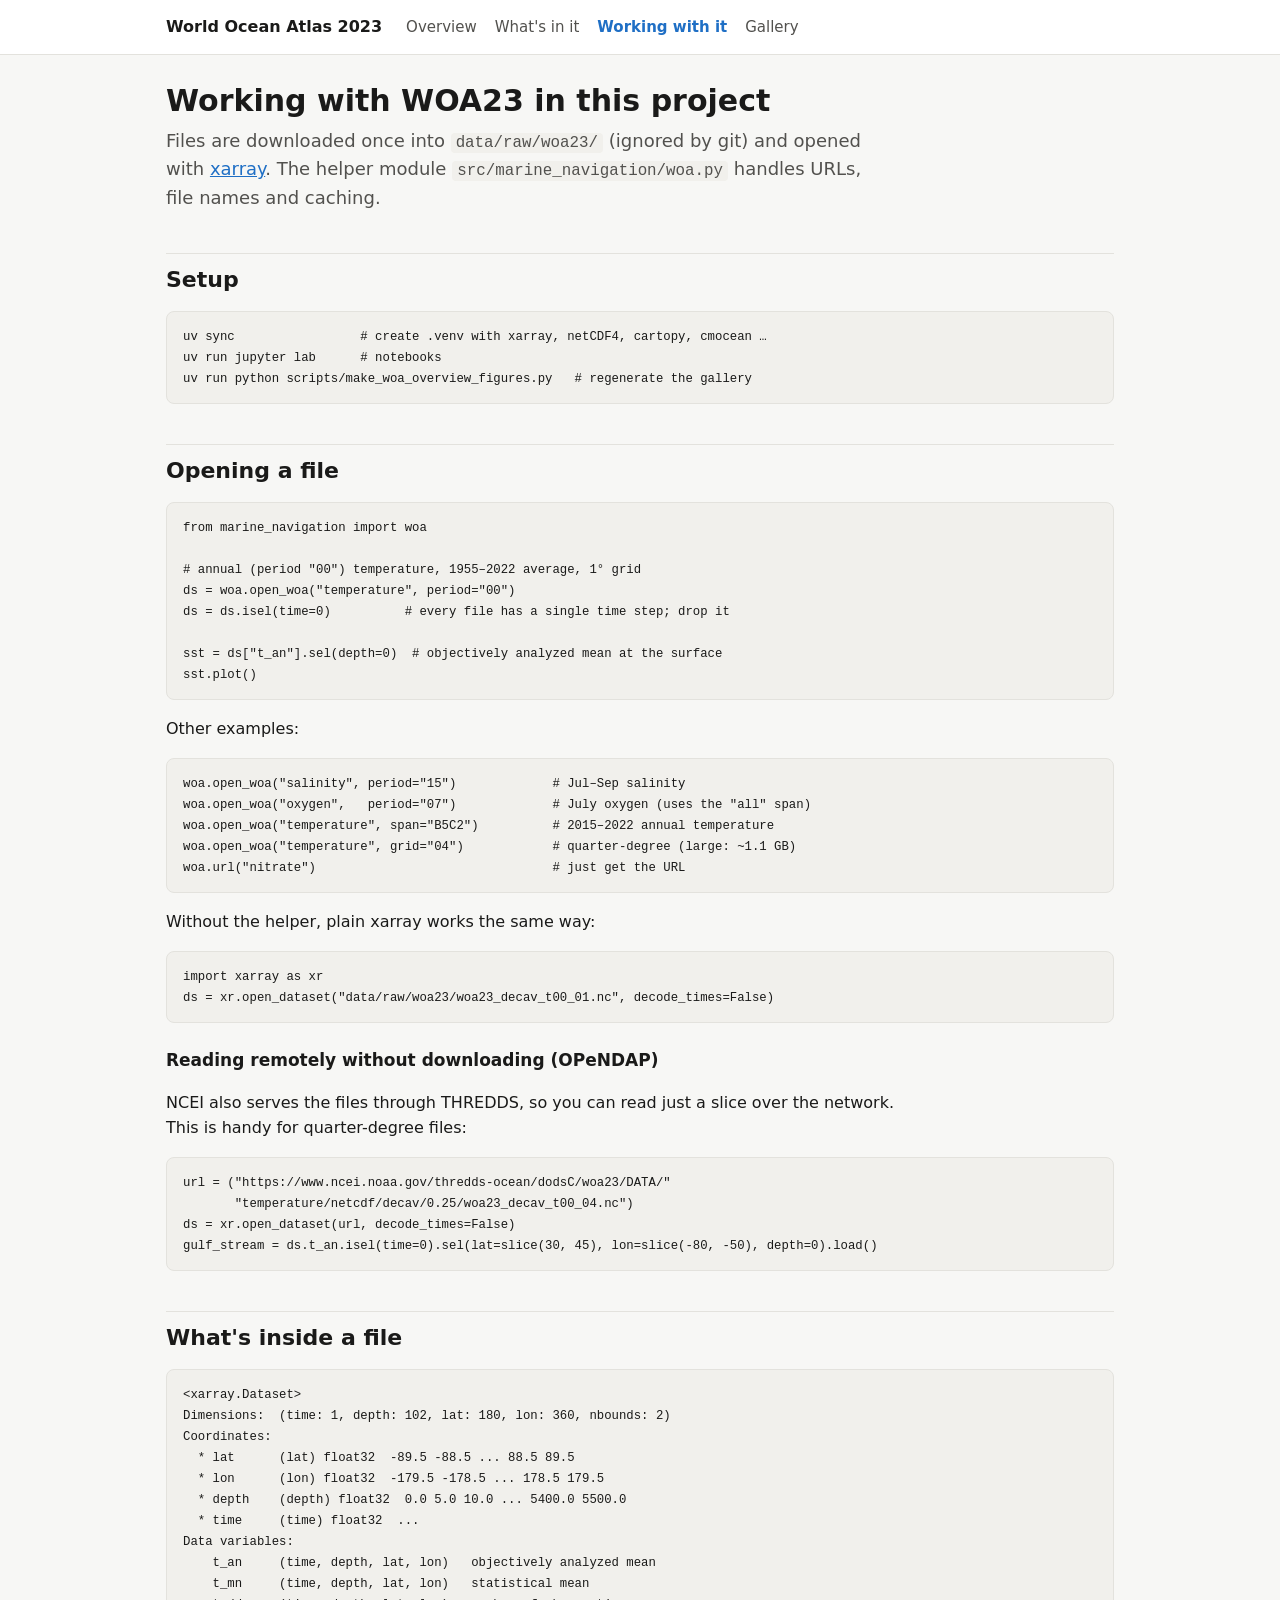
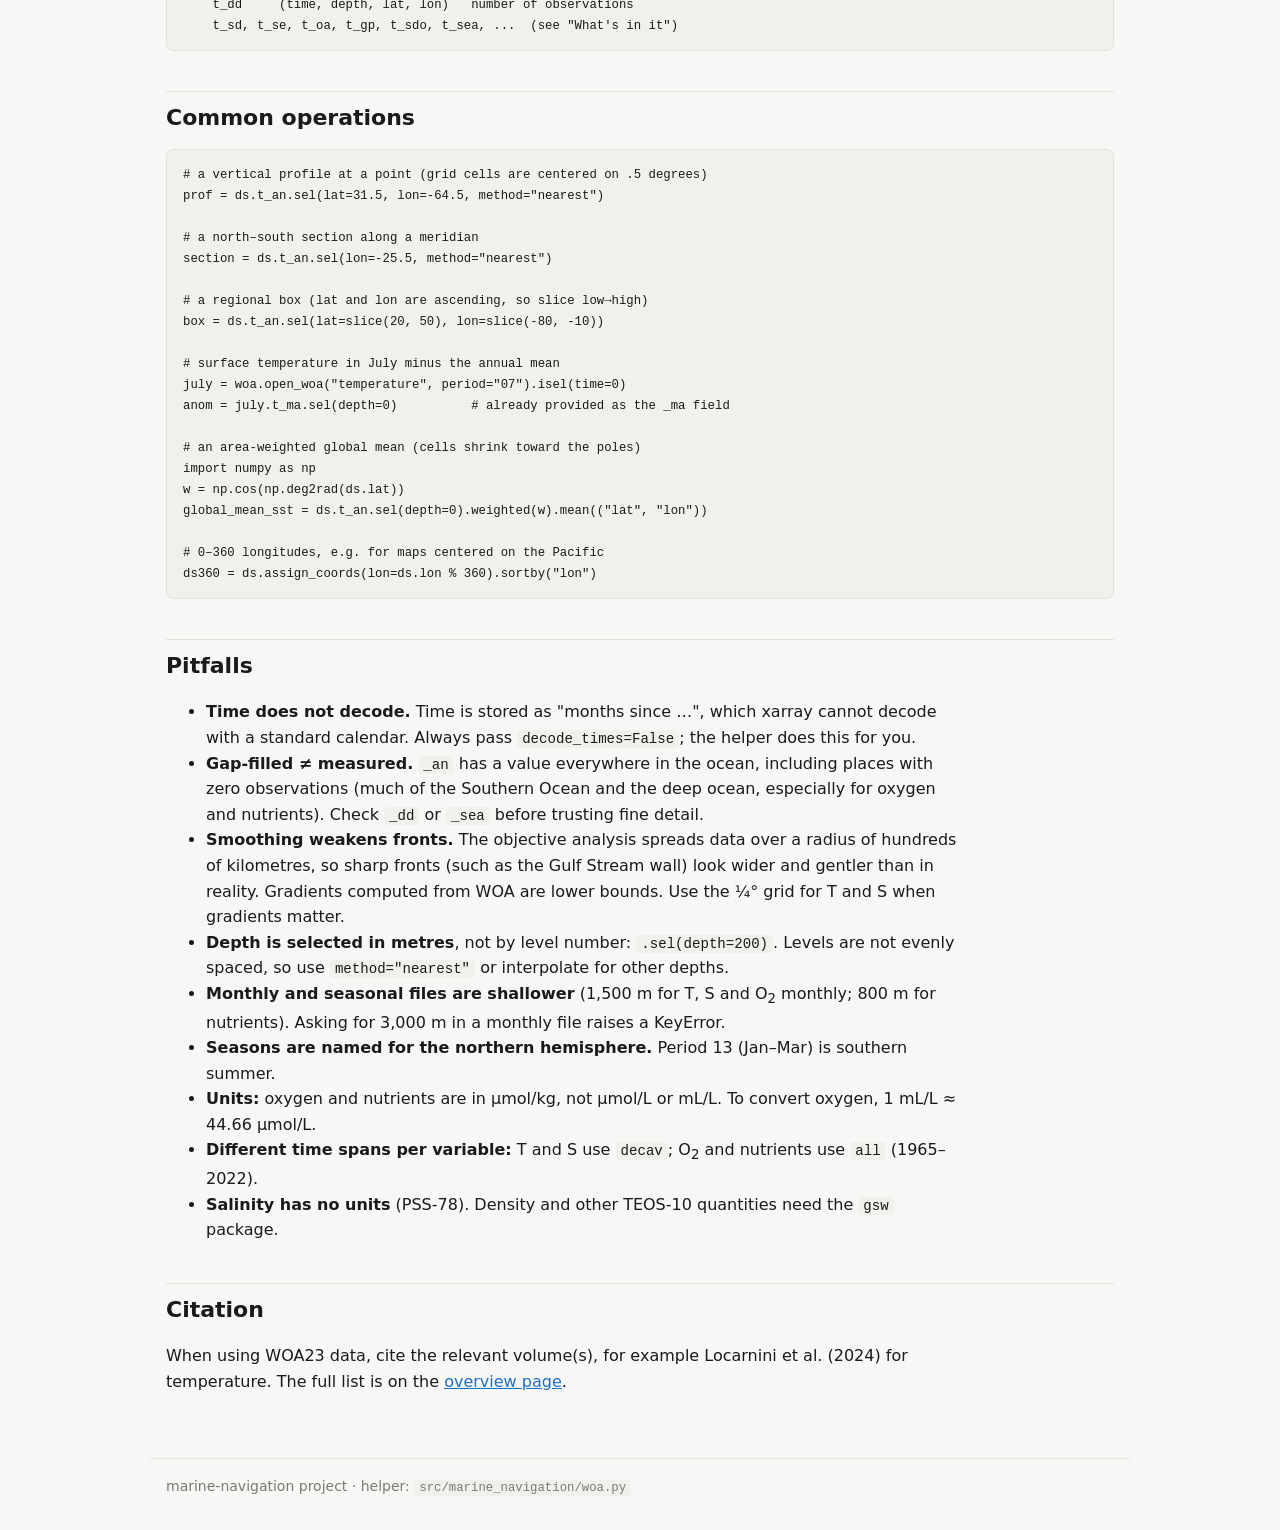
<file: docs/worldoceanatlas/working-with-woa.html>
<!doctype html>
<html lang="en">
<head>
<meta charset="utf-8">
<meta name="viewport" content="width=device-width, initial-scale=1">
<title>Working With WOA23</title>
<link rel="stylesheet" href="style.css">
</head>
<body>
<header class="site"><div class="inner">
  <a class="brand" href="index.html">World Ocean Atlas 2023</a>
  <nav>
    <a href="index.html">Overview</a>
    <a href="contents.html">What's in it</a>
    <a href="working-with-woa.html" aria-current="page">Working with it</a>
    <a href="gallery.html">Gallery</a>
  </nav>
</div></header>

<main>
  <h1>Working with WOA23 in this project</h1>
  <p class="lede">Files are downloaded once into <code>data/raw/woa23/</code> (ignored by git) and opened
  with <a href="https://docs.xarray.dev/">xarray</a>. The helper module
  <code>src/marine_navigation/woa.py</code> handles URLs, file names and caching.</p>

  <h2>Setup</h2>
<pre><code>uv sync                 # create .venv with xarray, netCDF4, cartopy, cmocean …
uv run jupyter lab      # notebooks
uv run python scripts/make_woa_overview_figures.py   # regenerate the gallery</code></pre>

  <h2>Opening a file</h2>
<pre><code>from marine_navigation import woa

# annual (period "00") temperature, 1955–2022 average, 1° grid
ds = woa.open_woa("temperature", period="00")
ds = ds.isel(time=0)          # every file has a single time step; drop it

sst = ds["t_an"].sel(depth=0)  # objectively analyzed mean at the surface
sst.plot()</code></pre>
  <p>Other examples:</p>
<pre><code>woa.open_woa("salinity", period="15")             # Jul–Sep salinity
woa.open_woa("oxygen",   period="07")             # July oxygen (uses the "all" span)
woa.open_woa("temperature", span="B5C2")          # 2015–2022 annual temperature
woa.open_woa("temperature", grid="04")            # quarter-degree (large: ~1.1 GB)
woa.url("nitrate")                                # just get the URL</code></pre>

  <p>Without the helper, plain xarray works the same way:</p>
<pre><code>import xarray as xr
ds = xr.open_dataset("data/raw/woa23/woa23_decav_t00_01.nc", decode_times=False)</code></pre>

  <h3>Reading remotely without downloading (OPeNDAP)</h3>
  <p>NCEI also serves the files through THREDDS, so you can read just a slice over the network.
  This is handy for quarter-degree files:</p>
<pre><code>url = ("https://www.ncei.noaa.gov/thredds-ocean/dodsC/woa23/DATA/"
       "temperature/netcdf/decav/0.25/woa23_decav_t00_04.nc")
ds = xr.open_dataset(url, decode_times=False)
gulf_stream = ds.t_an.isel(time=0).sel(lat=slice(30, 45), lon=slice(-80, -50), depth=0).load()</code></pre>

  <h2>What's inside a file</h2>
<pre><code>&lt;xarray.Dataset&gt;
Dimensions:  (time: 1, depth: 102, lat: 180, lon: 360, nbounds: 2)
Coordinates:
  * lat      (lat) float32  -89.5 -88.5 ... 88.5 89.5
  * lon      (lon) float32  -179.5 -178.5 ... 178.5 179.5
  * depth    (depth) float32  0.0 5.0 10.0 ... 5400.0 5500.0
  * time     (time) float32  ...
Data variables:
    t_an     (time, depth, lat, lon)   objectively analyzed mean
    t_mn     (time, depth, lat, lon)   statistical mean
    t_dd     (time, depth, lat, lon)   number of observations
    t_sd, t_se, t_oa, t_gp, t_sdo, t_sea, ...  (see "What's in it")</code></pre>

  <h2>Common operations</h2>
<pre><code># a vertical profile at a point (grid cells are centered on .5 degrees)
prof = ds.t_an.sel(lat=31.5, lon=-64.5, method="nearest")

# a north–south section along a meridian
section = ds.t_an.sel(lon=-25.5, method="nearest")

# a regional box (lat and lon are ascending, so slice low→high)
box = ds.t_an.sel(lat=slice(20, 50), lon=slice(-80, -10))

# surface temperature in July minus the annual mean
july = woa.open_woa("temperature", period="07").isel(time=0)
anom = july.t_ma.sel(depth=0)          # already provided as the _ma field

# an area-weighted global mean (cells shrink toward the poles)
import numpy as np
w = np.cos(np.deg2rad(ds.lat))
global_mean_sst = ds.t_an.sel(depth=0).weighted(w).mean(("lat", "lon"))

# 0–360 longitudes, e.g. for maps centered on the Pacific
ds360 = ds.assign_coords(lon=ds.lon % 360).sortby("lon")</code></pre>

  <h2>Pitfalls</h2>
  <ul>
    <li><strong>Time does not decode.</strong> Time is stored as "months since …", which xarray cannot decode with a standard calendar.
      Always pass <code>decode_times=False</code>; the helper does this for you.</li>
    <li><strong>Gap-filled ≠ measured.</strong> <code>_an</code> has a value everywhere in the ocean, including
      places with zero observations (much of the Southern Ocean and the deep ocean, especially for oxygen
      and nutrients). Check <code>_dd</code> or <code>_sea</code> before trusting fine detail.</li>
    <li><strong>Smoothing weakens fronts.</strong> The objective analysis spreads data over a radius of hundreds of
      kilometres, so sharp fronts (such as the Gulf Stream wall) look wider and gentler than in reality. Gradients computed from
      WOA are lower bounds. Use the ¼° grid for T and S when gradients matter.</li>
    <li><strong>Depth is selected in metres</strong>, not by level number: <code>.sel(depth=200)</code>.
      Levels are not evenly spaced, so use <code>method="nearest"</code> or interpolate for other depths.</li>
    <li><strong>Monthly and seasonal files are shallower</strong> (1,500 m for T, S and O<sub>2</sub> monthly; 800 m for nutrients).
      Asking for 3,000 m in a monthly file raises a KeyError.</li>
    <li><strong>Seasons are named for the northern hemisphere.</strong> Period 13 (Jan–Mar) is southern summer.</li>
    <li><strong>Units:</strong> oxygen and nutrients are in µmol/kg, not µmol/L or mL/L. To convert oxygen, 1 mL/L ≈ 44.66 µmol/L.</li>
    <li><strong>Different time spans per variable:</strong> T and S use <code>decav</code>; O<sub>2</sub> and nutrients use <code>all</code> (1965–2022).</li>
    <li><strong>Salinity has no units</strong> (PSS-78). Density and other TEOS-10 quantities need the <code>gsw</code> package.</li>
  </ul>

  <h2>Citation</h2>
  <p>When using WOA23 data, cite the relevant volume(s), for example Locarnini et al. (2024) for temperature. The full list is on the <a href="index.html#key-references">overview page</a>.</p>
</main>
<footer>marine-navigation project · helper: <code>src/marine_navigation/woa.py</code></footer>
</body>
</html>
</file>
<file: docs/worldoceanatlas/style.css>
:root {
  color-scheme: light;
  --bg: #f7f7f5;
  --surface: #ffffff;
  --text: #1a1a19;
  --text-2: #52514e;
  --muted: #7a7974;
  --border: #e3e2dd;
  --accent: #1f6fc5;
  --accent-soft: #e8f0fa;
  --code-bg: #f1f0ec;
  --note-bg: #fff7e6;
  --note-border: #eda100;
}
@media (prefers-color-scheme: dark) {
  :root:not([data-theme="light"]) {
    color-scheme: dark;
    --bg: #141413;
    --surface: #1d1d1c;
    --text: #f0efec;
    --text-2: #c3c2b7;
    --muted: #8f8e88;
    --border: #353532;
    --accent: #6aa8ec;
    --accent-soft: #1f2a37;
    --code-bg: #262624;
    --note-bg: #2b2414;
    --note-border: #c98500;
  }
}

* { box-sizing: border-box; }
body {
  margin: 0;
  background: var(--bg);
  color: var(--text);
  font: 16px/1.6 system-ui, -apple-system, "Segoe UI", Roboto, sans-serif;
}
header.site {
  background: var(--surface);
  border-bottom: 1px solid var(--border);
}
header.site .inner, main, footer {
  max-width: 980px;
  margin: 0 auto;
  padding: 0 16px;
}
header.site .inner {
  display: flex;
  flex-wrap: wrap;
  gap: 4px 24px;
  align-items: baseline;
  padding-top: 14px;
  padding-bottom: 14px;
}
header.site .brand { font-weight: 650; color: var(--text); text-decoration: none; }
nav { display: flex; flex-wrap: wrap; gap: 4px 18px; }
nav a { color: var(--text-2); text-decoration: none; font-size: 15px; }
nav a:hover { color: var(--accent); }
nav a[aria-current="page"] { color: var(--accent); font-weight: 600; }

main { padding-top: 28px; padding-bottom: 48px; }
h1 { font-size: 30px; line-height: 1.2; margin: 0 0 8px; }
.lede { font-size: 18px; color: var(--text-2); margin: 0 0 28px; max-width: 720px; }
h2 { font-size: 22px; margin: 40px 0 10px; padding-top: 8px; border-top: 1px solid var(--border); }
h3 { font-size: 17px; margin: 24px 0 6px; }
p, li { max-width: 760px; }
a { color: var(--accent); }

code {
  font: 0.88em/1.4 ui-monospace, "Cascadia Code", Consolas, monospace;
  background: var(--code-bg);
  padding: 1px 5px;
  border-radius: 4px;
}
pre {
  background: var(--code-bg);
  border: 1px solid var(--border);
  border-radius: 8px;
  padding: 14px 16px;
  overflow-x: auto;
  font-size: 14px;
  line-height: 1.5;
}
pre code { background: none; padding: 0; }

.table-wrap { overflow-x: auto; margin: 12px 0 8px; }
table { border-collapse: collapse; width: 100%; font-size: 14.5px; background: var(--surface); }
th, td { text-align: left; padding: 8px 10px; border-bottom: 1px solid var(--border); vertical-align: top; }
th { color: var(--text-2); font-weight: 600; background: var(--bg); white-space: nowrap; }
td code { white-space: nowrap; }

.cards { display: grid; grid-template-columns: repeat(auto-fit, minmax(220px, 1fr)); gap: 14px; margin: 18px 0; }
.card {
  background: var(--surface);
  border: 1px solid var(--border);
  border-radius: 10px;
  padding: 16px;
  text-decoration: none;
  color: var(--text);
}
a.card:hover { border-color: var(--accent); }
.card h3 { margin: 0 0 4px; }
.card p { margin: 0; color: var(--text-2); font-size: 15px; }

.stats { display: grid; grid-template-columns: repeat(auto-fit, minmax(150px, 1fr)); gap: 12px; margin: 18px 0; }
.stat { background: var(--surface); border: 1px solid var(--border); border-radius: 10px; padding: 12px 14px; }
.stat .num { font-size: 26px; font-weight: 650; line-height: 1.2; }
.stat .lbl { color: var(--text-2); font-size: 14px; }

.note {
  background: var(--note-bg);
  border-left: 4px solid var(--note-border);
  padding: 10px 14px;
  border-radius: 4px;
  margin: 16px 0;
  max-width: 760px;
}

figure { margin: 22px 0 34px; }
figure img {
  display: block;
  width: 100%;
  height: auto;
  background: #fff;          /* figures are rendered on white */
  border: 1px solid var(--border);
  border-radius: 8px;
  padding: 6px;
}
figcaption { color: var(--text-2); font-size: 15px; margin-top: 8px; max-width: 760px; }
figcaption strong { color: var(--text); }

footer { color: var(--muted); font-size: 14px; padding-top: 16px; padding-bottom: 32px; border-top: 1px solid var(--border); }
</file>
